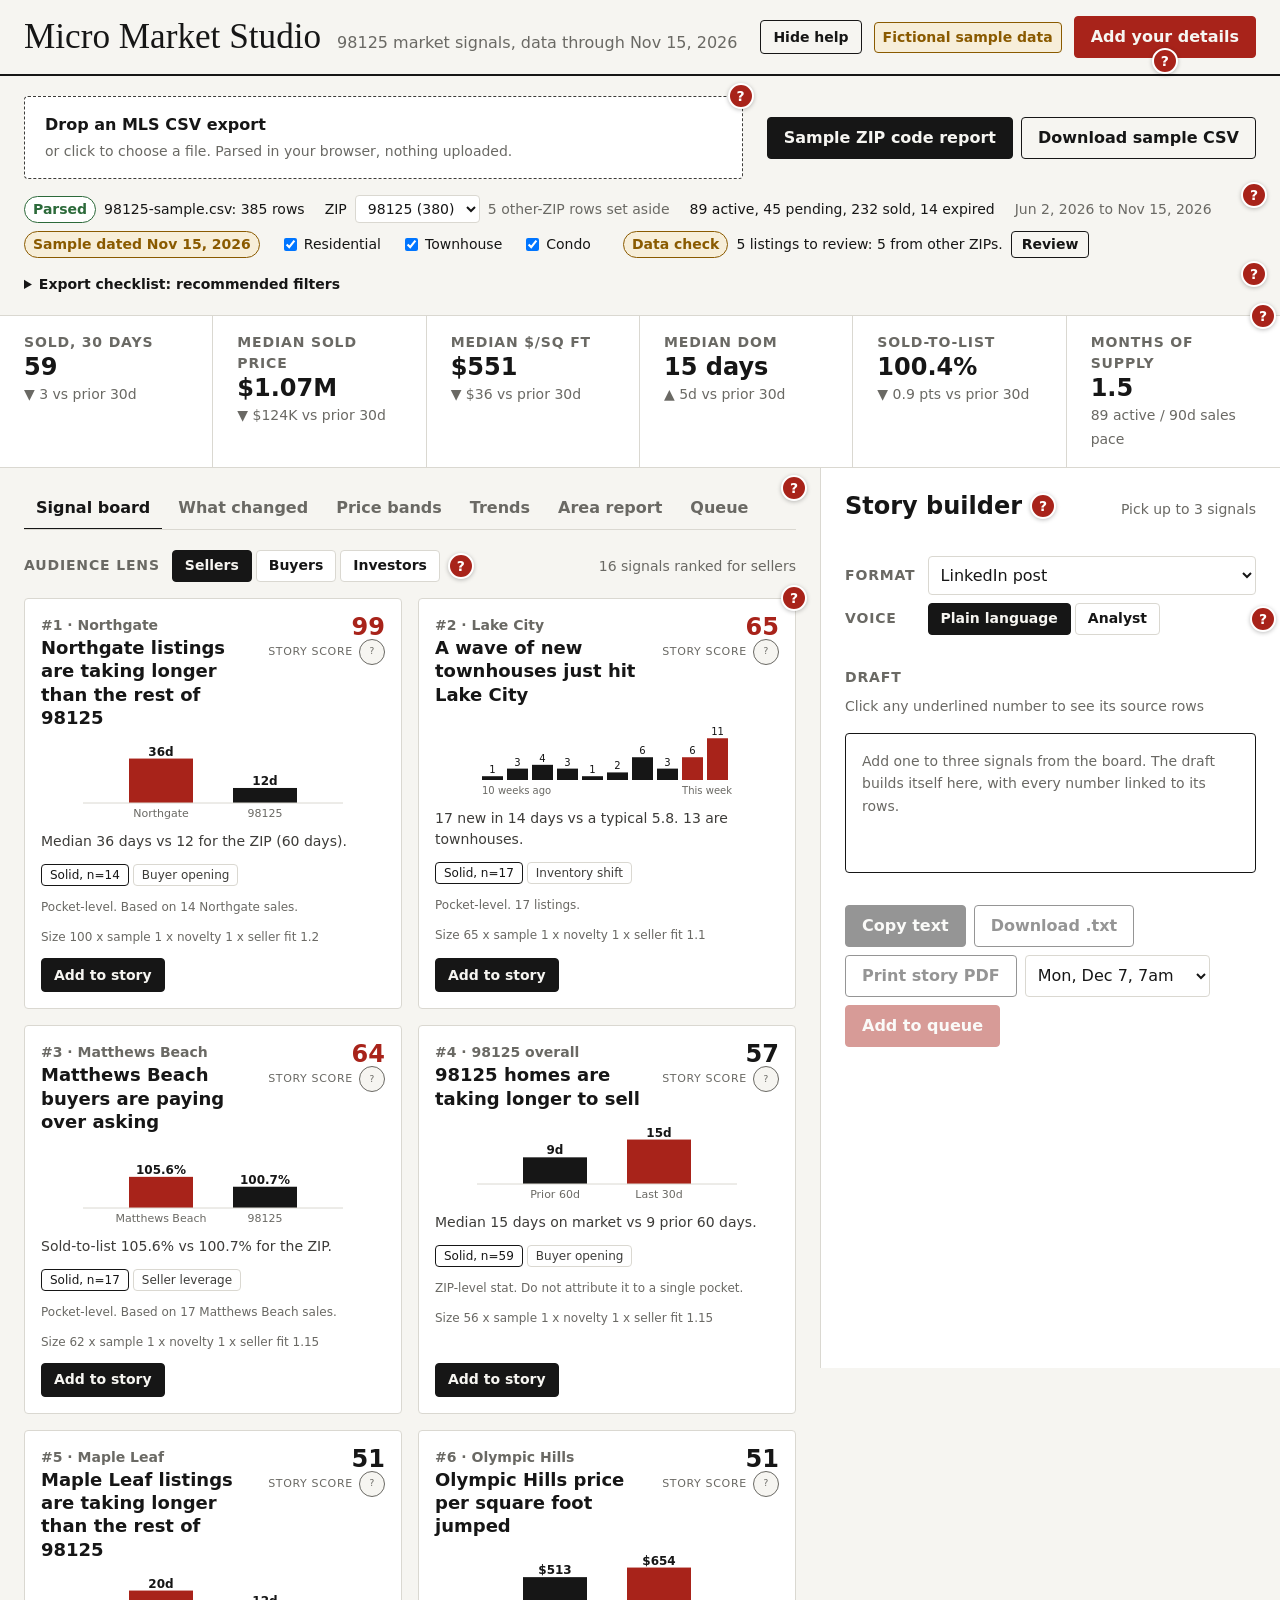
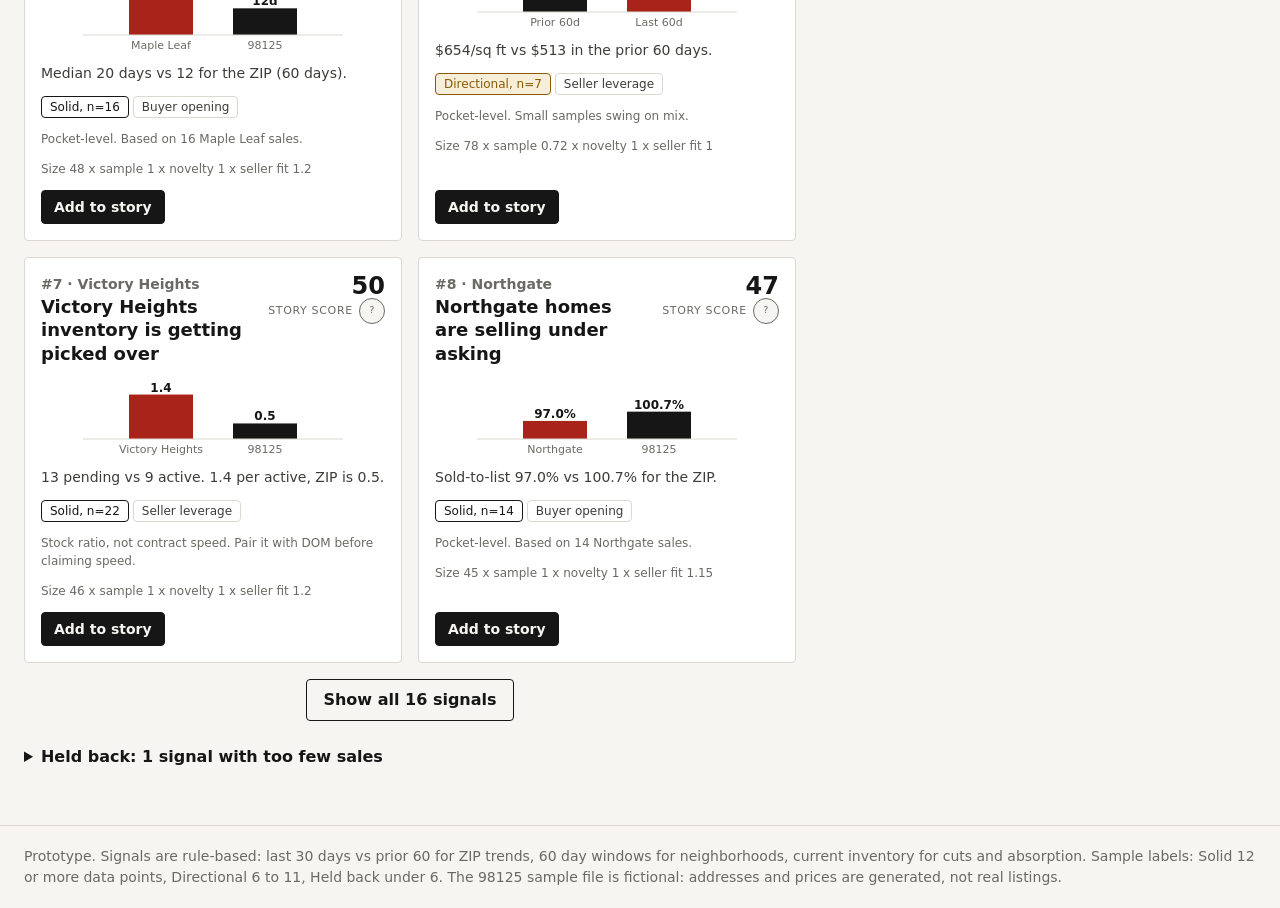
<file: index.html>
<!doctype html>
<html lang="en">
<head>
<meta charset="utf-8" />
<meta http-equiv="Content-Security-Policy" content="default-src 'self'; script-src 'self'; style-src 'self' 'unsafe-inline' https://fonts.googleapis.com https://api.fontshare.com; font-src https://fonts.gstatic.com https://cdn.fontshare.com; img-src 'self' data: blob:; connect-src 'self'; object-src 'none'; base-uri 'self'; form-action 'none'" />
<meta name="viewport" content="width=device-width, initial-scale=1" />
<title>Micro Market Studio | 98125 Content Signals Prototype</title>
<meta name="description" content="Upload an MLS CSV, see ranked market signals for one ZIP, and turn them into source-linked LinkedIn, Facebook, X, broadsheet and voiceover drafts." />
<meta property="og:title" content="Micro Market Studio" />
<meta property="og:description" content="Ranked hyperlocal market signals and source-linked content drafts from an MLS CSV." />
<link href="https://api.fontshare.com/v2/css?f[]=switzer@400,500,600,700&display=swap" rel="stylesheet" />
<link rel="preconnect" href="https://fonts.googleapis.com" />
<link rel="preconnect" href="https://fonts.gstatic.com" crossorigin />
<link href="https://fonts.googleapis.com/css2?family=Instrument+Serif&family=Playfair+Display:wght@700&family=Source+Serif+4:ital,wght@0,400;0,700;1,400&display=swap" rel="stylesheet" />
<link rel="icon" href="data:image/svg+xml,%3Csvg xmlns=%27http://www.w3.org/2000/svg%27 viewBox=%270 0 16 16%27%3E%3Crect width=%2716%27 height=%2716%27 fill=%27%23161616%27/%3E%3C/svg%3E" />
<link rel="stylesheet" href="styles.css" />
</head>
<body>
<header class="top">
  <div class="brand">
    <span class="wordmark">Micro Market Studio</span>
    <span class="brand-sub" id="brand-sub" data-testid="text-scope">Loading sample</span>
  </div>
  <div class="top-right">
    <span class="sample-flag" id="sample-flag" data-testid="status-sample">Fictional sample data</span>
    <button class="btn accent profile-chip" id="profile-chip" type="button" data-testid="button-profile">Add your details</button>
  </div>
</header>

<section class="upload" aria-label="Data upload">
  <label class="drop" id="drop" data-testid="input-dropzone">
    <input type="file" id="file" accept=".csv,text/csv" data-testid="input-file" />
    <span class="drop-title">Drop an MLS CSV export</span>
    <span class="drop-hint">or click to choose a file. Parsed in your browser, nothing uploaded.</span>
  </label>
  <div class="upload-actions">
    <button class="btn" id="load-sample" data-testid="button-load-sample">Sample ZIP code report</button>
    <a class="btn ghost" href="data/98125-sample.csv" download="98125-sample.csv" data-testid="link-download-sample">Download sample CSV</a>
  </div>
  <div class="validation" id="validation" data-testid="text-validation"></div>
  <details class="checklist" data-testid="details-export-checklist">
    <summary>Export checklist: recommended filters</summary>
    <div class="checklist-grid">
      <div><h4>Area</h4><p>One ZIP per export (example: 98125). Extra ZIPs are detected and filtered out.</p></div>
      <div><h4>Statuses</h4><p>Active, Pending, Pending Inspection or Contingent, Sold, Expired. Cancelled and withdrawn are ignored.</p></div>
      <div><h4>Date window</h4><p>Sold: selling date in the last 120 days. Expired: last 90 days. Active and pending: current.</p></div>
      <div><h4>Property types</h4><p>Residential, Townhouse, Condo. Leave out land, rentals, multifamily and manufactured.</p></div>
      <div><h4>Required columns</h4><p>Status, Community, List Price, Sold Price, Listing Date, Selling Date, DOM, Square Footage.</p></div>
      <div><h4>Recommended columns</h4><p>Original List Price (price cuts), Pending Date, Property Type, Zip Code, Address, Listing #, Beds, Baths, Year Built.</p></div>
    </div>
  </details>
</section>

<section class="kpis" id="kpis" aria-label="Key metrics" data-testid="section-kpis"></section>

<div class="layout">
  <main class="main">
    <nav class="tabs" role="tablist" aria-label="Views">
      <button role="tab" class="tab active" data-tab="signals" data-testid="tab-signals">Signal board</button>
      <button role="tab" class="tab" data-tab="diff" data-testid="tab-diff">What changed</button>
      <button role="tab" class="tab" data-tab="bands" data-testid="tab-bands">Price bands</button>
      <button role="tab" class="tab" data-tab="trends" data-testid="tab-trends">Trends</button>
      <button role="tab" class="tab" data-tab="area" data-testid="tab-area">Area report</button>
      <button role="tab" class="tab" data-tab="queue" data-testid="tab-queue">Queue <span id="queue-count" class="count"></span></button>
    </nav>

    <div class="panel" id="panel-signals" data-testid="panel-signals">
      <div class="panel-head">
        <div class="lens" role="group" aria-label="Audience lens">
          <span class="label">Audience lens</span>
          <button class="seg active" data-lens="seller" data-testid="button-lens-seller">Sellers</button>
          <button class="seg" data-lens="buyer" data-testid="button-lens-buyer">Buyers</button>
          <button class="seg" data-lens="investor" data-testid="button-lens-investor">Investors</button>
        </div>
        <div id="nb-filter"></div>
      </div>
      <div class="signal-grid" id="signal-grid"></div>
      <details class="held" id="held-wrap">
        <summary id="held-summary">Held back</summary>
        <p class="muted">Too few sales to publish as a finding. Shown so you can watch them.</p>
        <div class="signal-grid" id="held-grid"></div>
      </details>
    </div>

    <div class="panel" id="panel-diff" hidden data-testid="panel-diff">
      <p class="panel-note" id="diff-note"></p>
      <div class="table-wrap"><table class="data" id="diff-table"></table></div>
    </div>

    <div class="panel" id="panel-bands" hidden data-testid="panel-bands">
      <div class="band-control">
        <label for="band-slider" class="label">Budget</label>
        <input type="range" id="band-slider" min="400000" max="2000000" step="25000" value="900000" data-testid="input-band" />
        <output id="band-out" data-testid="text-band"></output>
      </div>
      <div class="band-stats" id="band-stats"></div>
      <div class="band-chart" id="band-chart"></div>
    </div>

    <div class="panel" id="panel-trends" hidden data-testid="panel-trends"></div>

    <div class="panel" id="panel-area" hidden data-testid="panel-area"></div>

    <div class="panel" id="panel-queue" hidden data-testid="panel-queue">
      <div class="session-bar"><button class="btn ghost" id="save-session" data-testid="button-save-session">Save session file</button><label class="btn ghost" data-testid="button-load-session">Load session file<input type="file" id="session-file" accept=".json,application/json" hidden data-testid="input-session-file"/></label><span class="muted">The queue, content memory and report settings reset on reload. Save a session file to keep them.</span></div>
      <details class="session-note" data-testid="details-session-share"><summary>Sharing work with someone else</summary>
        <p>Each person runs the studio in their own browser, so several people can use it at once without seeing each other's data or drafts. There is no shared workspace: edits by one person do not appear for another.</p>
        <p>To hand work off, click Save session file and send the file. The other person opens the studio, loads the same CSV export, then clicks Load session file. The session file holds the queue, content memory and report settings. It does not include the CSV, so send the export separately or have them pull the same one.</p>
      </details>
      <h3 class="h3">Publish queue</h3>
      <div id="queue-list"></div>
      <h3 class="h3">Content memory</h3>
      <p class="muted">Past posts lower a signal's novelty score and add a callback line to new drafts.</p>
      <div id="memory-list"></div>
    </div>
  </main>

  <aside class="builder" aria-label="Story builder" data-testid="panel-builder">
    <div class="builder-head">
      <h2 class="h2">Story builder</h2>
      <span class="muted" id="sel-count" data-testid="text-selected-count">Pick up to 3 signals</span>
    </div>
    <div id="selected-list"></div>
    <div class="controls">
      <label class="label" for="format">Format</label>
      <select id="format" data-testid="select-format">
        <option value="linkedin">LinkedIn post</option>
        <option value="facebook">Facebook post</option>
        <option value="x">X thread</option>
        <option value="broadsheet">Broadsheet story</option>
        <option value="voiceover">Voiceover script (draft)</option>
      </select>
      <span class="label">Voice</span>
      <div class="lens" role="group" aria-label="Voice">
        <button class="seg active" data-voice="plain" data-testid="button-voice-plain">Plain language</button>
        <button class="seg" data-voice="analyst" data-testid="button-voice-analyst">Analyst</button>
      </div>
    </div>
    <div id="questions"></div>
    <div class="draft-head">
      <span class="label">Draft</span>
      <span class="muted">Click any underlined number to see its source rows</span>
    </div>
    <div class="draft" id="draft" data-testid="text-draft"></div>
    <ul class="lint" id="lint" data-testid="list-lint"></ul>
    <div class="builder-actions">
      <button class="btn" id="copy" data-testid="button-copy">Copy text</button>
      <button class="btn ghost" id="download" data-testid="button-download">Download .txt</button>
      <button class="btn ghost" id="print-story" data-testid="button-print-story" hidden>Print story PDF</button>
      <select id="slot" aria-label="Publish slot" data-testid="select-slot"></select>
      <button class="btn accent" id="enqueue" data-testid="button-enqueue">Add to queue</button>
    </div>
    <p class="toast" id="toast" role="status" aria-live="polite"></p>
  </aside>
</div>

<footer class="foot" id="foot"></footer>
<section id="print-sheet" aria-hidden="true"></section>
<section id="print-carousel" aria-hidden="true"></section>

<dialog id="ev-dialog" data-testid="dialog-evidence">
  <div class="ev-head">
    <div>
      <div class="label" id="ev-label"></div>
      <div class="ev-value" id="ev-value"></div>
    </div>
    <button class="btn ghost" id="ev-close" data-testid="button-close-evidence">Close</button>
  </div>
  <p id="ev-calc"></p>
  <div class="table-wrap ev-table"><table class="data" id="ev-rows"></table></div>
</dialog>

<dialog class="profile-dlg fix-dlg" id="fix-dlg" aria-labelledby="fix-title" data-testid="dialog-typos">
  <h2 class="h2" id="fix-title">Typo and data check</h2>
  <p class="muted">A sold price under 75% or over 135% of its list price is almost always a typo. Fix it, leave it out, or keep it if the sale is real. Below the prices you will also see listings with no square footage, no neighborhood, a neighborhood that usually sits in another ZIP, or a different ZIP. Your choices are saved in the session file.</p>
  <div id="fix-body"></div>
  <p class="profile-err" id="fix-err" role="alert"></p>
  <div class="profile-actions">
    <button class="btn ghost" type="button" id="fix-cancel" data-testid="button-fix-cancel">Cancel</button>
    <button class="btn accent" type="button" id="fix-save" data-testid="button-fix-save">Save choices</button>
  </div>
</dialog>

<dialog class="profile-dlg" id="profile-dlg" aria-labelledby="profile-title" data-testid="dialog-profile">
  <form id="profile-form" novalidate>
    <h2 class="h2" id="profile-title">Your details for these reports</h2>
    <p class="muted">Your name and contact details go on the byline and contact block of every report you make: broadsheet, story PDF, carousel, cover and LinkedIn article. They stay in this browser tab and in your session file. Nothing is sent to a server.</p>
    <div class="profile-grid">
      <label class="ar-field"><span class="label">Full name *</span><input id="pf-name" autocomplete="name" required data-testid="input-profile-name"/></label>
      <label class="ar-field"><span class="label">Title</span><input id="pf-role" placeholder="Broker" autocomplete="organization-title" data-testid="input-profile-role"/></label>
      <label class="ar-field"><span class="label">Brokerage *</span><input id="pf-firm" autocomplete="organization" required data-testid="input-profile-firm"/></label>
      <label class="ar-field"><span class="label">Phone</span><input id="pf-phone" type="tel" autocomplete="tel" data-testid="input-profile-phone"/></label>
      <label class="ar-field"><span class="label">Email</span><input id="pf-email" type="email" autocomplete="email" data-testid="input-profile-email"/></label>
      <label class="ar-field"><span class="label">Website</span><input id="pf-web" placeholder="optional" autocomplete="url" data-testid="input-profile-web"/></label>
      <label class="ar-field profile-wide"><span class="label">License line</span><input id="pf-license" placeholder="optional, for example Licensed Broker (WA)" data-testid="input-profile-license"/></label>
    </div>
    <p class="muted">* Required. Add a phone number or an email, or both.</p>
    <p class="profile-match" id="profile-match" data-testid="text-profile-match"></p>
    <p class="profile-err" id="profile-err" role="alert" data-testid="text-profile-error"></p>
    <div class="profile-actions">
      <button class="btn ghost" type="button" id="profile-cancel" data-testid="button-profile-cancel">Not now</button>
      <button class="btn accent" type="submit" data-testid="button-profile-save">Save and continue</button>
    </div>
  </form>
</dialog>

<script src="data/rates.js"></script>
<script src="app.js"></script>
<script src="help.js"></script>
</body>
</html>
</file>
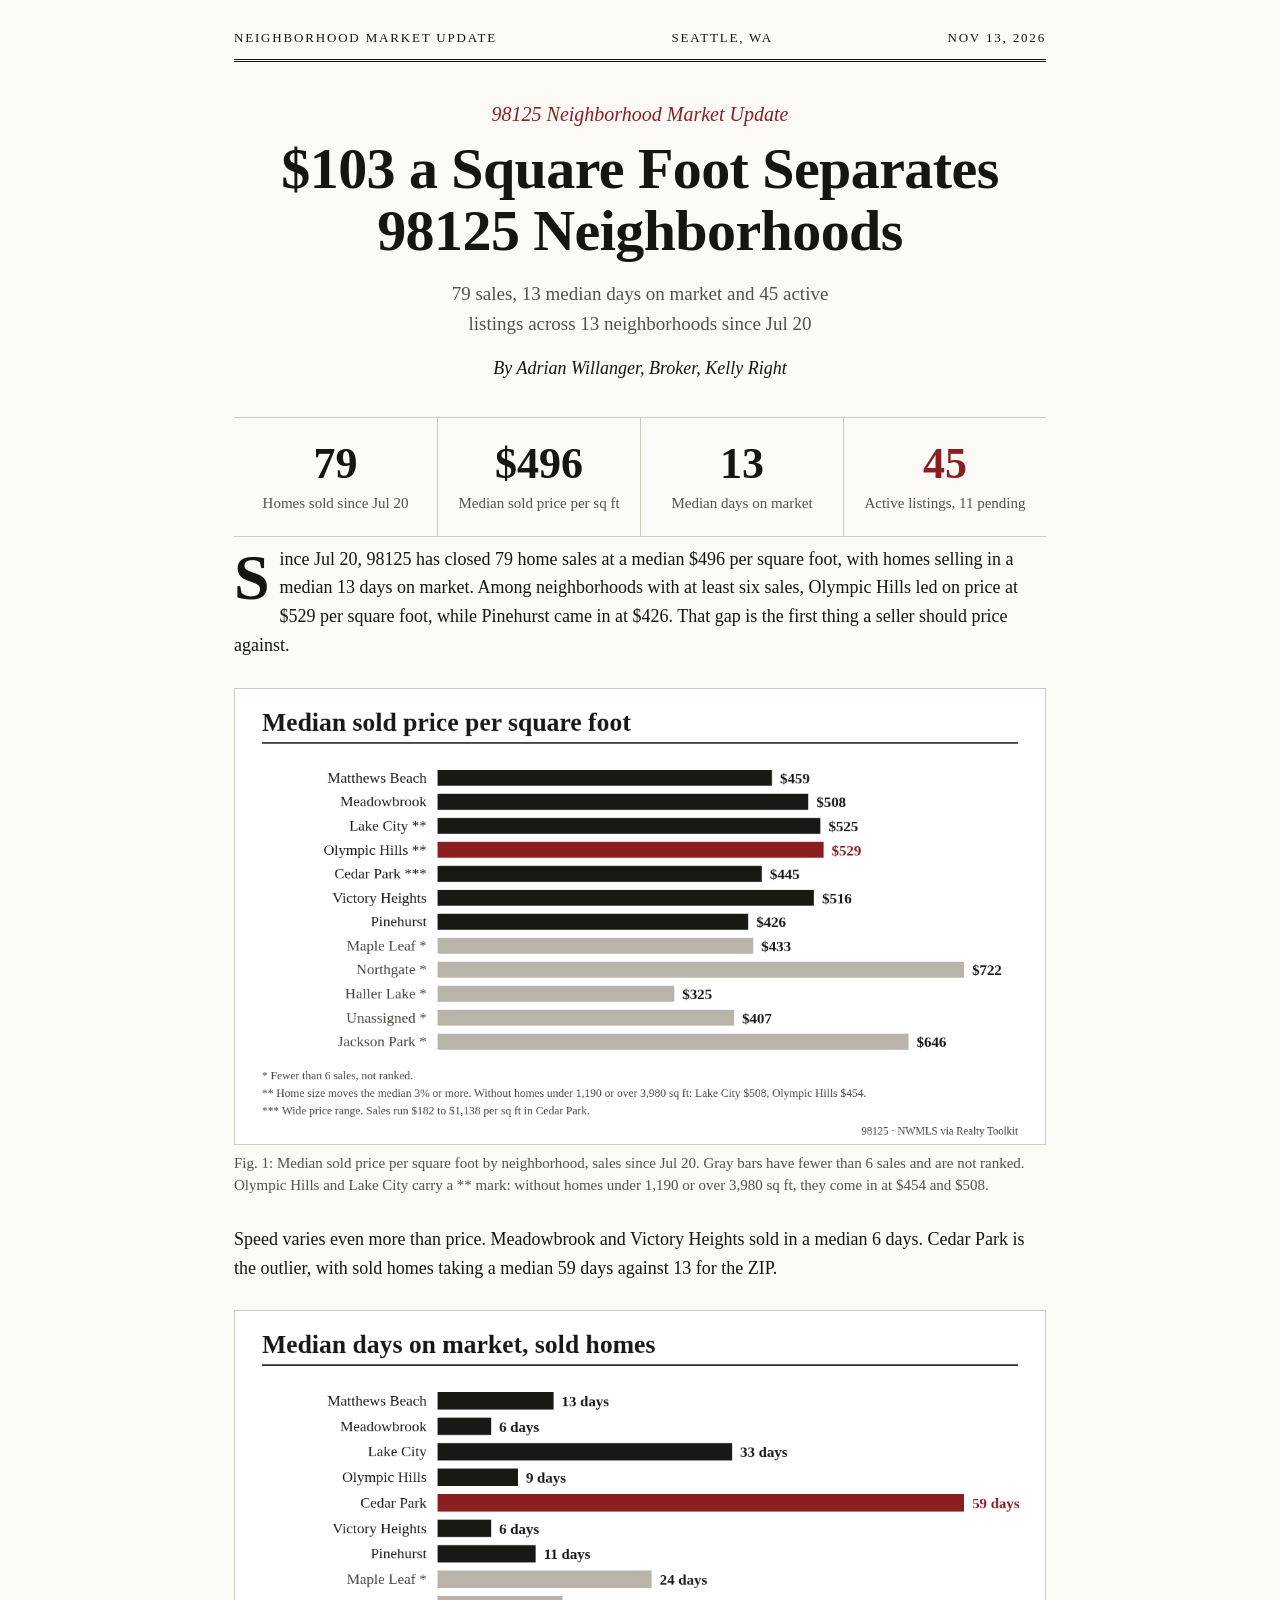
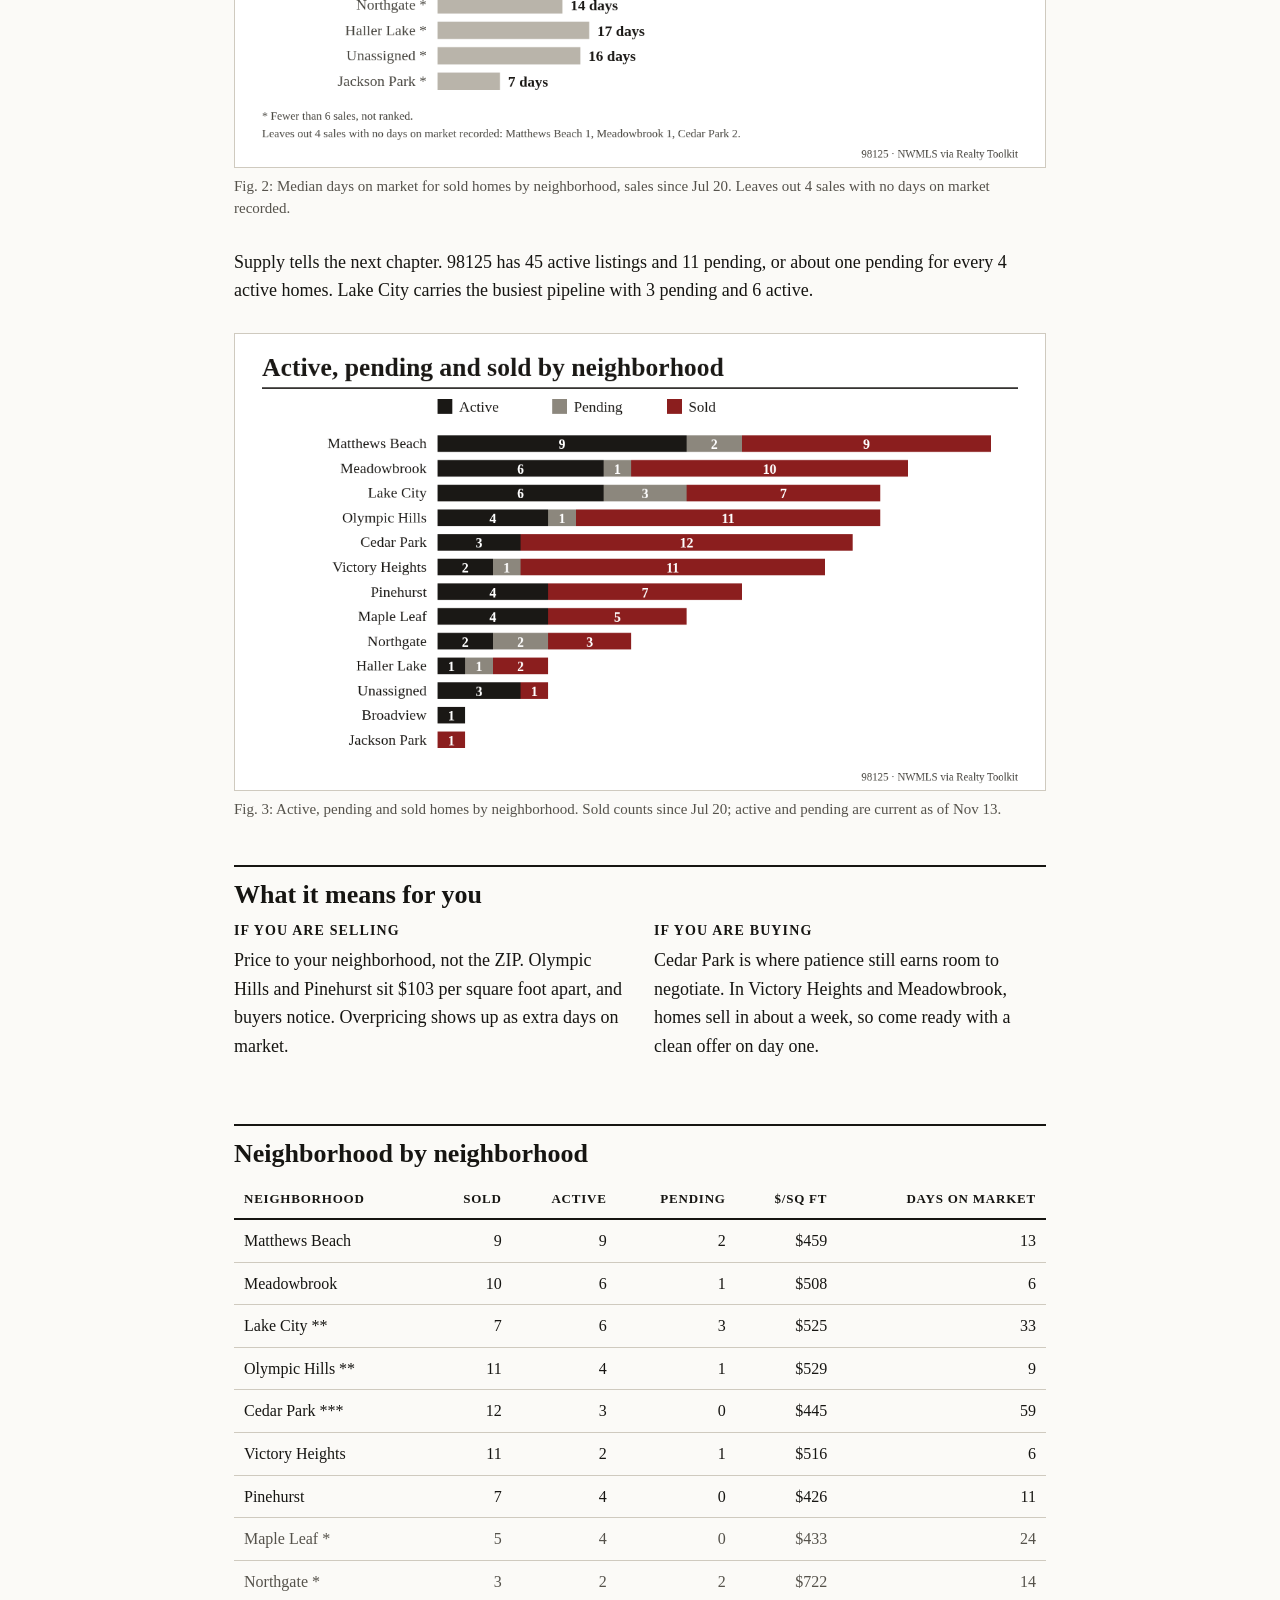
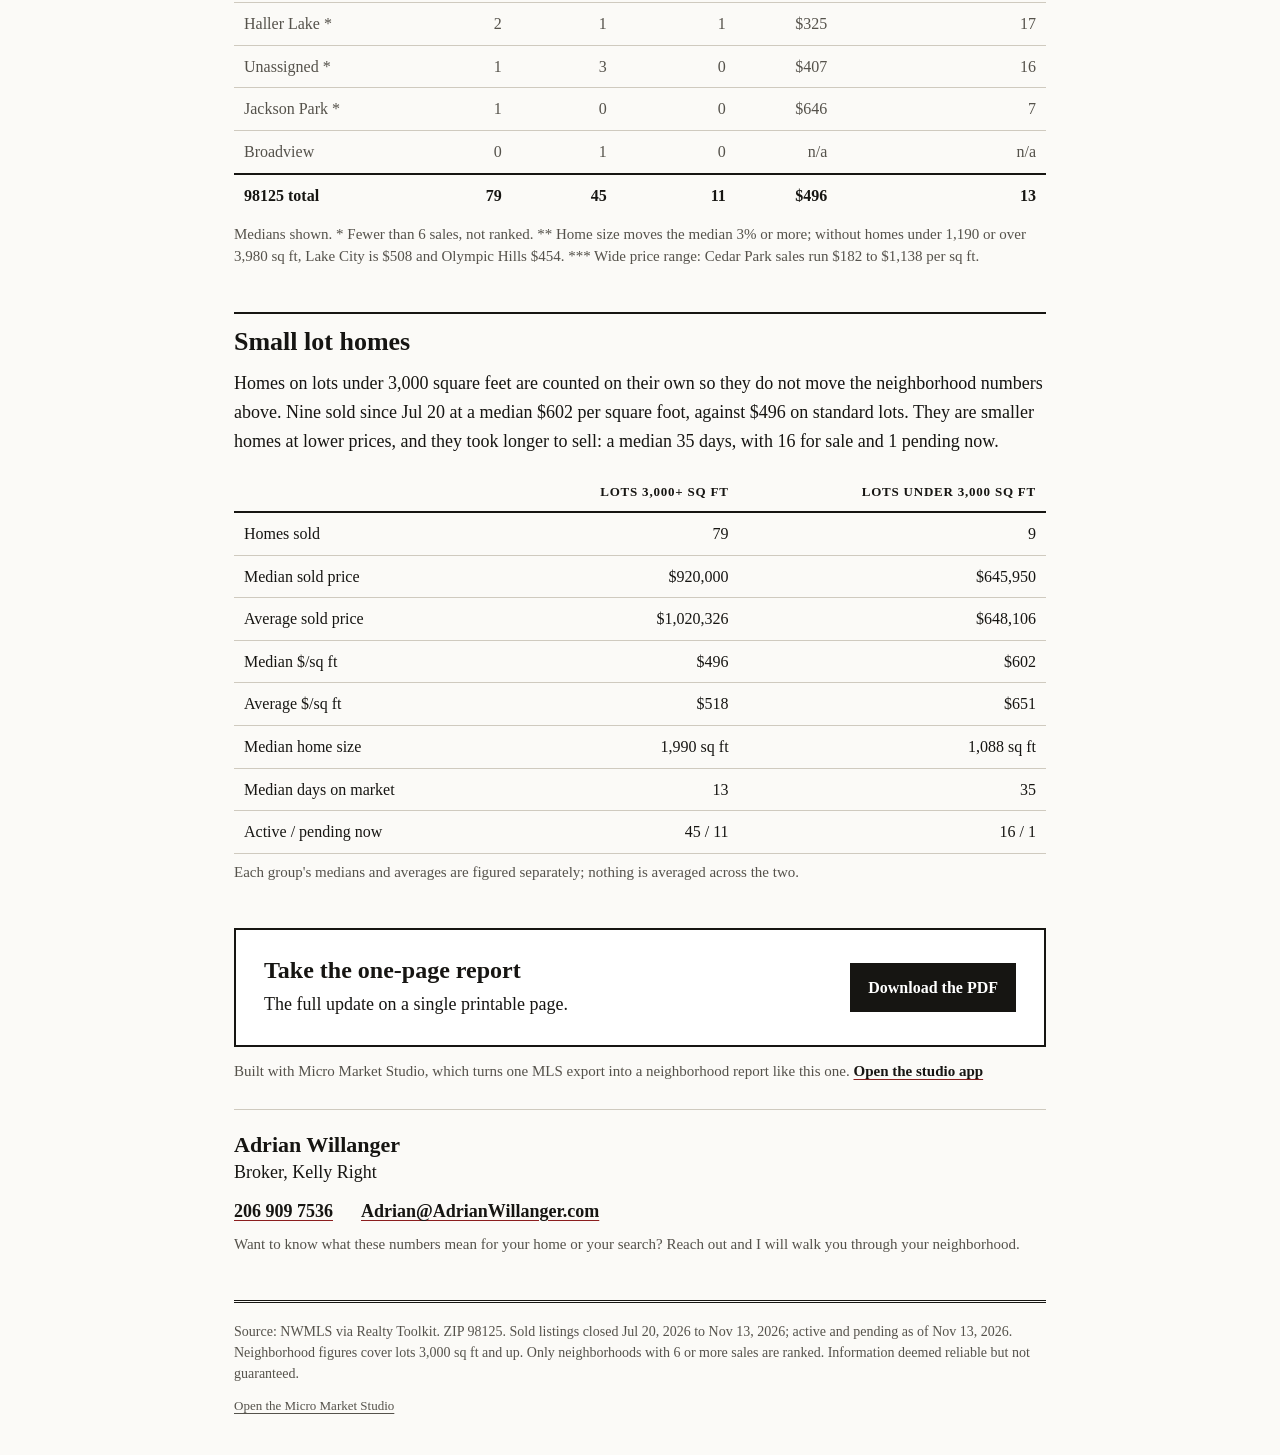
<file: 98125/index.html>
<!doctype html>
<html lang="en">
<head>
<meta charset="utf-8" />
<meta http-equiv="Content-Security-Policy" content="default-src 'self'; script-src 'none'; style-src 'self' 'unsafe-inline' https://fonts.googleapis.com; font-src https://fonts.gstatic.com; img-src 'self' data:; connect-src 'none'; object-src 'none'; base-uri 'self'; form-action 'none'" />
<meta name="viewport" content="width=device-width, initial-scale=1" />
<title>98125 Neighborhood Market Update, November 2026 | Adrian Willanger</title>
<meta name="description" content="Neighborhood by neighborhood: price per square foot, days on market and listings for Seattle's 98125, from 79 home sales closed Jul 20 to Nov 13, 2026." />
<meta property="og:type" content="article" />
<meta property="og:title" content="98125 Neighborhood Market Update: November 2026" />
<meta property="og:description" content="$103 a square foot separates 98125 neighborhoods. Price per square foot, days on market and listings, neighborhood by neighborhood." />
<meta property="og:url" content="https://micromarketstudio.com/98125/" />
<meta property="og:image" content="https://micromarketstudio.com/reports/98125-2026-11/share.png" />
<meta property="og:image:width" content="1200" />
<meta property="og:image:height" content="630" />
<meta name="twitter:card" content="summary_large_image" />
<link rel="preconnect" href="https://fonts.googleapis.com" />
<link rel="preconnect" href="https://fonts.gstatic.com" crossorigin />
<link href="https://fonts.googleapis.com/css2?family=Playfair+Display:wght@700&family=Source+Serif+4:ital,opsz,wght@0,8..60,400;0,8..60,600;0,8..60,700;1,8..60,400&display=swap" rel="stylesheet" />
<link rel="icon" href="data:image/svg+xml,%3Csvg xmlns=%27http://www.w3.org/2000/svg%27 viewBox=%270 0 16 16%27%3E%3Crect width=%2716%27 height=%2716%27 fill=%27%23161616%27/%3E%3C/svg%3E" />
<style>
:root { --ink:#161512; --muted:#55524b; --rule:#cfcabf; --paper:#fbfaf7; --red:#8b1e1e; --wash:#f2efe8; }
* { box-sizing:border-box; }
html { -webkit-text-size-adjust:100%; }
body { margin:0; font-variant-numeric:lining-nums; background:var(--paper); color:var(--ink); font:400 18px/1.6 "Source Serif 4", Georgia, serif; }
.wrap { max-width:860px; margin:0 auto; padding:0 24px; }
a { color:var(--ink); text-underline-offset:3px; }
.dateline { display:flex; justify-content:space-between; gap:12px; padding:28px 0 10px; border-bottom:3px double var(--ink); font-size:13px; letter-spacing:.14em; text-transform:uppercase; }
.kicker { margin:36px 0 8px; text-align:center; color:var(--red); font-style:italic; font-size:20px; }
h1 { margin:0 auto; max-width:760px; text-align:center; font:700 clamp(34px,6vw,58px)/1.08 "Playfair Display", Georgia, serif; letter-spacing:-.01em; text-wrap:balance; }
.dek { margin:16px auto 0; max-width:640px; text-align:center; color:var(--muted); font-size:19px; text-wrap:balance; }
.byline { margin:14px 0 0; text-align:center; font-style:italic; }
.figs { display:grid; grid-template-columns:repeat(4,1fr); margin:34px 0 8px; border-top:1px solid var(--rule); border-bottom:1px solid var(--rule); }
.fig { padding:22px 10px; text-align:center; }
.fig + .fig { border-left:1px solid var(--rule); }
.fig b { display:block; font:700 clamp(30px,4.6vw,44px)/1.1 "Playfair Display", Georgia, serif; font-variant-numeric:lining-nums tabular-nums; }
.fig span { display:block; margin-top:6px; color:var(--muted); font-size:15px; line-height:1.3; }
.fig.red b { color:var(--red); }
article p { margin:0 0 1.05em; }
.lead::first-letter { float:left; font:700 64px/0.85 "Playfair Display", Georgia, serif; padding:6px 10px 0 0; }
h2 { margin:44px 0 12px; padding-top:12px; border-top:2px solid var(--ink); font:700 26px/1.2 "Playfair Display", Georgia, serif; }
figure { margin:28px 0; }
figure img { display:block; width:100%; height:auto; border:1px solid var(--rule); background:#fff; }
figcaption { margin-top:8px; color:var(--muted); font-size:15px; line-height:1.45; }
.tablewrap { overflow-x:auto; margin:12px 0 8px; -webkit-overflow-scrolling:touch; }
table { width:100%; border-collapse:collapse; font-size:16px; font-variant-numeric:lining-nums tabular-nums; }
th, td { padding:8px 10px; border-bottom:1px solid var(--rule); text-align:right; white-space:nowrap; }
th:first-child, td:first-child { text-align:left; }
thead th { border-bottom:2px solid var(--ink); font-weight:600; font-size:13px; letter-spacing:.06em; text-transform:uppercase; }
tr.dim td { color:var(--muted); }
tr.total td { border-top:2px solid var(--ink); border-bottom:none; font-weight:700; }
.note { color:var(--muted); font-size:15px; line-height:1.45; }
.split { display:grid; grid-template-columns:1fr 1fr; gap:28px; margin-top:8px; }
.split h3 { margin:0 0 6px; font:700 19px/1.3 "Source Serif 4", Georgia, serif; text-transform:uppercase; letter-spacing:.08em; font-size:14px; }
.box { margin:44px 0 0; padding:26px 28px; border:2px solid var(--ink); background:#fff; display:flex; gap:24px; align-items:center; justify-content:space-between; flex-wrap:wrap; }
.box h2 { margin:0 0 6px; padding:0; border:0; font-size:24px; }
.box p { margin:0; }
.btn { display:inline-block; padding:12px 18px; background:var(--ink); color:#fff; text-decoration:none; font-weight:600; font-size:16px; }
.btn:hover, .btn:focus-visible { background:var(--red); }
.contact { margin:26px 0 0; padding:22px 0 0; border-top:1px solid var(--rule); }
.contact .name { font:700 22px/1.2 "Playfair Display", Georgia, serif; }
.reach { display:flex; flex-wrap:wrap; gap:6px 28px; margin-top:10px; font-weight:600; }
.reach a { text-decoration:underline; text-decoration-color:var(--red); }
.reach a:hover, .reach a:focus-visible { color:var(--red); }
.made-with { margin:14px 0 0; color:var(--muted); font-size:15px; line-height:1.45; }
.made-with a { color:var(--ink); font-weight:600; text-decoration:underline; text-decoration-color:var(--red); text-underline-offset:3px; white-space:nowrap; }
.made-with a:hover, .made-with a:focus-visible { color:var(--red); }
footer .studio-link { margin:12px 0 0; font-size:13px; }
footer .studio-link a { color:var(--muted); }
footer { margin:44px 0 0; padding:18px 0 40px; border-top:3px double var(--ink); color:var(--muted); font-size:14px; line-height:1.5; }
@media (max-width:640px) {
  body { font-size:17px; }
  .wrap { padding:0 18px; }
  .dateline span:first-child { display:none; }
  .figs { grid-template-columns:1fr 1fr; }
  .fig:nth-child(3) { border-left:none; }
  .fig:nth-child(n+3) { border-top:1px solid var(--rule); }
  .split { grid-template-columns:1fr; gap:16px; }
  th, td { padding:7px 8px; font-size:15px; }
  .box { padding:20px; }
}
</style>
</head>
<body>
<div class="wrap">
  <div class="dateline"><span>Neighborhood Market Update</span><span>Seattle, WA</span><span>Nov 13, 2026</span></div>

  <header>
    <p class="kicker">98125 Neighborhood Market Update</p>
    <h1>$103 a Square Foot Separates 98125 Neighborhoods</h1>
    <p class="dek">79 sales, 13 median days on market and 45 active listings across 13 neighborhoods since Jul 20</p>
    <p class="byline">By Adrian Willanger, Broker, Kelly Right</p>
  </header>

  <section class="figs" aria-label="Key figures">
    <div class="fig"><b>79</b><span>Homes sold since Jul 20</span></div>
    <div class="fig"><b>$496</b><span>Median sold price per sq ft</span></div>
    <div class="fig"><b>13</b><span>Median days on market</span></div>
    <div class="fig red"><b>45</b><span>Active listings, 11 pending</span></div>
  </section>

  <article>
    <p class="lead">Since Jul 20, 98125 has closed 79 home sales at a median $496 per square foot, with homes selling in a median 13 days on market. Among neighborhoods with at least six sales, Olympic Hills led on price at $529 per square foot, while Pinehurst came in at $426. That gap is the first thing a seller should price against.</p>

    <figure>
      <img src="../reports/98125-2026-11/chart-1.png" width="1200" height="675" alt="Bar chart of median sold price per square foot by 98125 neighborhood. Olympic Hills $529, Lake City $525, Victory Heights $516, Meadowbrook $508, Matthews Beach $459, Cedar Park $445, Pinehurst $426." />
      <figcaption>Fig. 1: Median sold price per square foot by neighborhood, sales since Jul 20. Gray bars have fewer than 6 sales and are not ranked. Olympic Hills and Lake City carry a ** mark: without homes under 1,190 or over 3,980 sq ft, they come in at $454 and $508.</figcaption>
    </figure>

    <p>Speed varies even more than price. Meadowbrook and Victory Heights sold in a median 6 days. Cedar Park is the outlier, with sold homes taking a median 59 days against 13 for the ZIP.</p>

    <figure>
      <img src="../reports/98125-2026-11/chart-2.png" width="1200" height="675" alt="Bar chart of median days on market for sold homes by 98125 neighborhood. Cedar Park is slowest at 59 days; Meadowbrook and Victory Heights are fastest at 6 days." />
      <figcaption>Fig. 2: Median days on market for sold homes by neighborhood, sales since Jul 20. Leaves out 4 sales with no days on market recorded.</figcaption>
    </figure>

    <p>Supply tells the next chapter. 98125 has 45 active listings and 11 pending, or about one pending for every 4 active homes. Lake City carries the busiest pipeline with 3 pending and 6 active.</p>

    <figure>
      <img src="../reports/98125-2026-11/chart-3.png" width="1200" height="675" alt="Chart of active, pending and sold homes by 98125 neighborhood." />
      <figcaption>Fig. 3: Active, pending and sold homes by neighborhood. Sold counts since Jul 20; active and pending are current as of Nov 13.</figcaption>
    </figure>

    <h2>What it means for you</h2>
    <div class="split">
      <div>
        <h3>If you are selling</h3>
        <p>Price to your neighborhood, not the ZIP. Olympic Hills and Pinehurst sit $103 per square foot apart, and buyers notice. Overpricing shows up as extra days on market.</p>
      </div>
      <div>
        <h3>If you are buying</h3>
        <p>Cedar Park is where patience still earns room to negotiate. In Victory Heights and Meadowbrook, homes sell in about a week, so come ready with a clean offer on day one.</p>
      </div>
    </div>

    <h2>Neighborhood by neighborhood</h2>
    <div class="tablewrap">
      <table>
        <thead><tr><th>Neighborhood</th><th>Sold</th><th>Active</th><th>Pending</th><th>$/sq ft</th><th>Days on market</th></tr></thead>
        <tbody>
          <tr><td>Matthews Beach</td><td>9</td><td>9</td><td>2</td><td>$459</td><td>13</td></tr>
          <tr><td>Meadowbrook</td><td>10</td><td>6</td><td>1</td><td>$508</td><td>6</td></tr>
          <tr><td>Lake City **</td><td>7</td><td>6</td><td>3</td><td>$525</td><td>33</td></tr>
          <tr><td>Olympic Hills **</td><td>11</td><td>4</td><td>1</td><td>$529</td><td>9</td></tr>
          <tr><td>Cedar Park ***</td><td>12</td><td>3</td><td>0</td><td>$445</td><td>59</td></tr>
          <tr><td>Victory Heights</td><td>11</td><td>2</td><td>1</td><td>$516</td><td>6</td></tr>
          <tr><td>Pinehurst</td><td>7</td><td>4</td><td>0</td><td>$426</td><td>11</td></tr>
          <tr class="dim"><td>Maple Leaf *</td><td>5</td><td>4</td><td>0</td><td>$433</td><td>24</td></tr>
          <tr class="dim"><td>Northgate *</td><td>3</td><td>2</td><td>2</td><td>$722</td><td>14</td></tr>
          <tr class="dim"><td>Haller Lake *</td><td>2</td><td>1</td><td>1</td><td>$325</td><td>17</td></tr>
          <tr class="dim"><td>Unassigned *</td><td>1</td><td>3</td><td>0</td><td>$407</td><td>16</td></tr>
          <tr class="dim"><td>Jackson Park *</td><td>1</td><td>0</td><td>0</td><td>$646</td><td>7</td></tr>
          <tr class="dim"><td>Broadview</td><td>0</td><td>1</td><td>0</td><td>n/a</td><td>n/a</td></tr>
          <tr class="total"><td>98125 total</td><td>79</td><td>45</td><td>11</td><td>$496</td><td>13</td></tr>
        </tbody>
      </table>
    </div>
    <p class="note">Medians shown. * Fewer than 6 sales, not ranked. ** Home size moves the median 3% or more; without homes under 1,190 or over 3,980 sq ft, Lake City is $508 and Olympic Hills $454. *** Wide price range: Cedar Park sales run $182 to $1,138 per sq ft.</p>

    <h2>Small lot homes</h2>
    <p>Homes on lots under 3,000 square feet are counted on their own so they do not move the neighborhood numbers above. Nine sold since Jul 20 at a median $602 per square foot, against $496 on standard lots. They are smaller homes at lower prices, and they took longer to sell: a median 35 days, with 16 for sale and 1 pending now.</p>
    <div class="tablewrap">
      <table>
        <thead><tr><th></th><th>Lots 3,000+ sq ft</th><th>Lots under 3,000 sq ft</th></tr></thead>
        <tbody>
          <tr><td>Homes sold</td><td>79</td><td>9</td></tr>
          <tr><td>Median sold price</td><td>$920,000</td><td>$645,950</td></tr>
          <tr><td>Average sold price</td><td>$1,020,326</td><td>$648,106</td></tr>
          <tr><td>Median $/sq ft</td><td>$496</td><td>$602</td></tr>
          <tr><td>Average $/sq ft</td><td>$518</td><td>$651</td></tr>
          <tr><td>Median home size</td><td>1,990 sq ft</td><td>1,088 sq ft</td></tr>
          <tr><td>Median days on market</td><td>13</td><td>35</td></tr>
          <tr><td>Active / pending now</td><td>45 / 11</td><td>16 / 1</td></tr>
        </tbody>
      </table>
    </div>
    <p class="note">Each group's medians and averages are figured separately; nothing is averaged across the two.</p>

    <div class="box">
      <div>
        <h2>Take the one-page report</h2>
        <p>The full update on a single printable page.</p>
      </div>
      <a class="btn" href="../reports/98125-2026-11/98125-Neighborhood-Market-Update-Nov-2026.pdf" download>Download the PDF</a>
    </div>
    <p class="made-with">Built with Micro Market Studio, which turns one MLS export into a neighborhood report like this one. <a href="../">Open the studio app</a></p>

    <div class="contact">
      <div class="name">Adrian Willanger</div>
      <div>Broker, Kelly Right</div>
      <div class="reach"><a href="tel:+12069097536">206 909 7536</a><a href="mailto:adrian@adrianwillanger.com">Adrian@AdrianWillanger.com</a></div>
      <p class="note" style="margin-top:8px">Want to know what these numbers mean for your home or your search? Reach out and I will walk you through your neighborhood.</p>
    </div>
  </article>

  <footer>
    Source: NWMLS via Realty Toolkit. ZIP 98125. Sold listings closed Jul 20, 2026 to Nov 13, 2026; active and pending as of Nov 13, 2026. Neighborhood figures cover lots 3,000 sq ft and up. Only neighborhoods with 6 or more sales are ranked. Information deemed reliable but not guaranteed.
    <p class="studio-link"><a href="../">Open the Micro Market Studio</a></p>
  </footer>
</div>
</body>
</html>
</file>
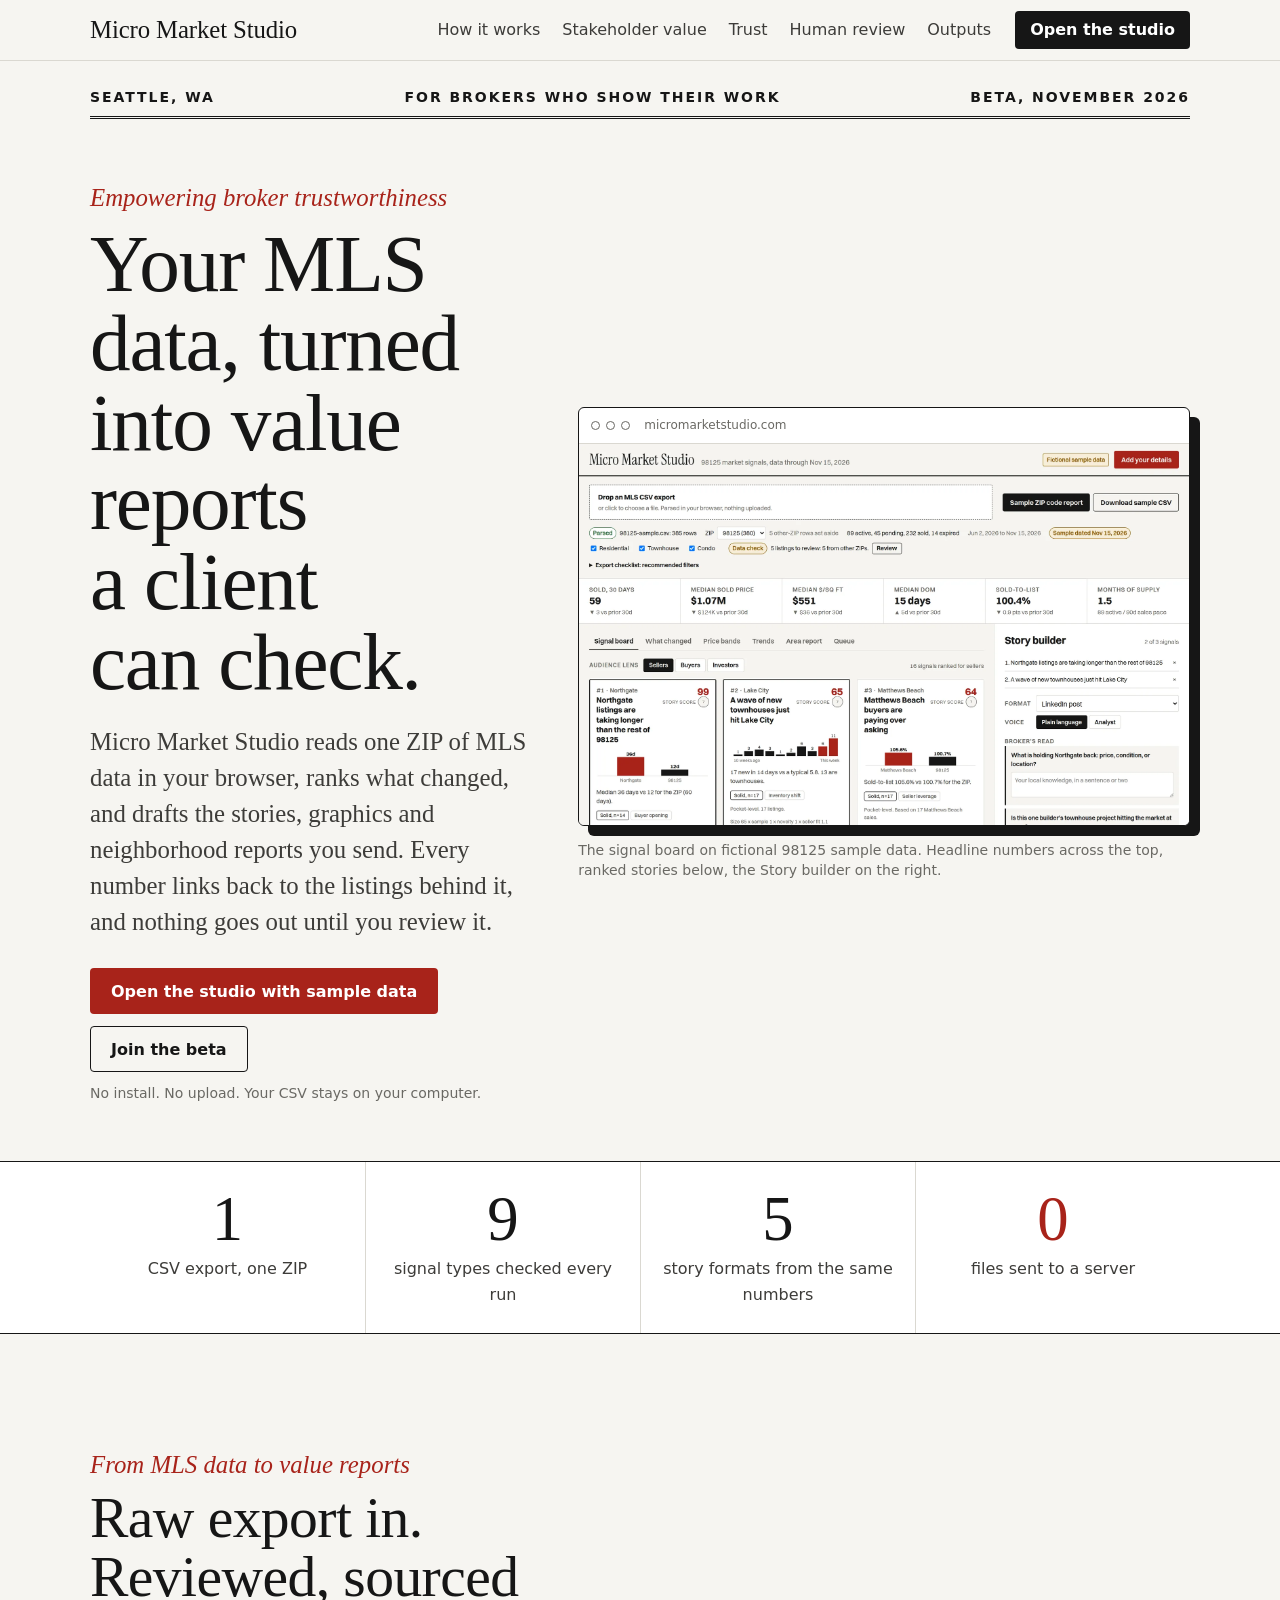
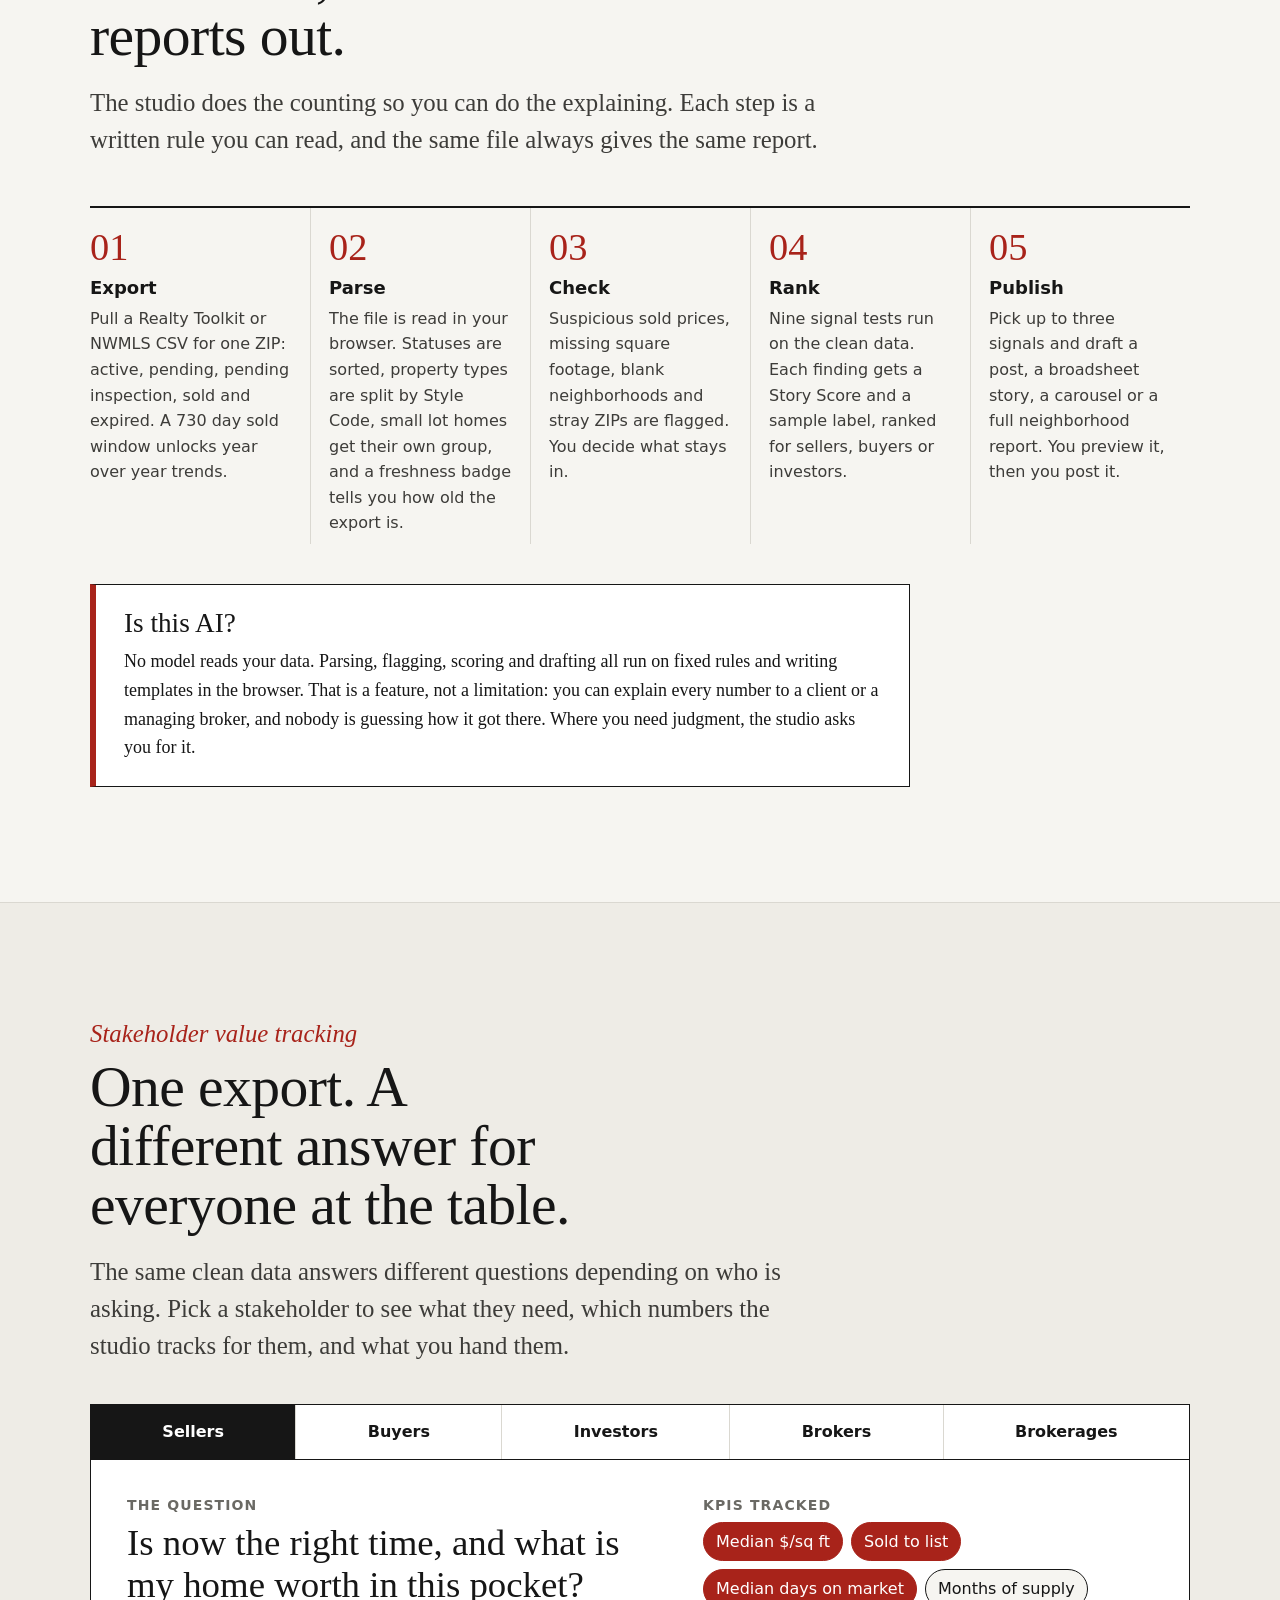
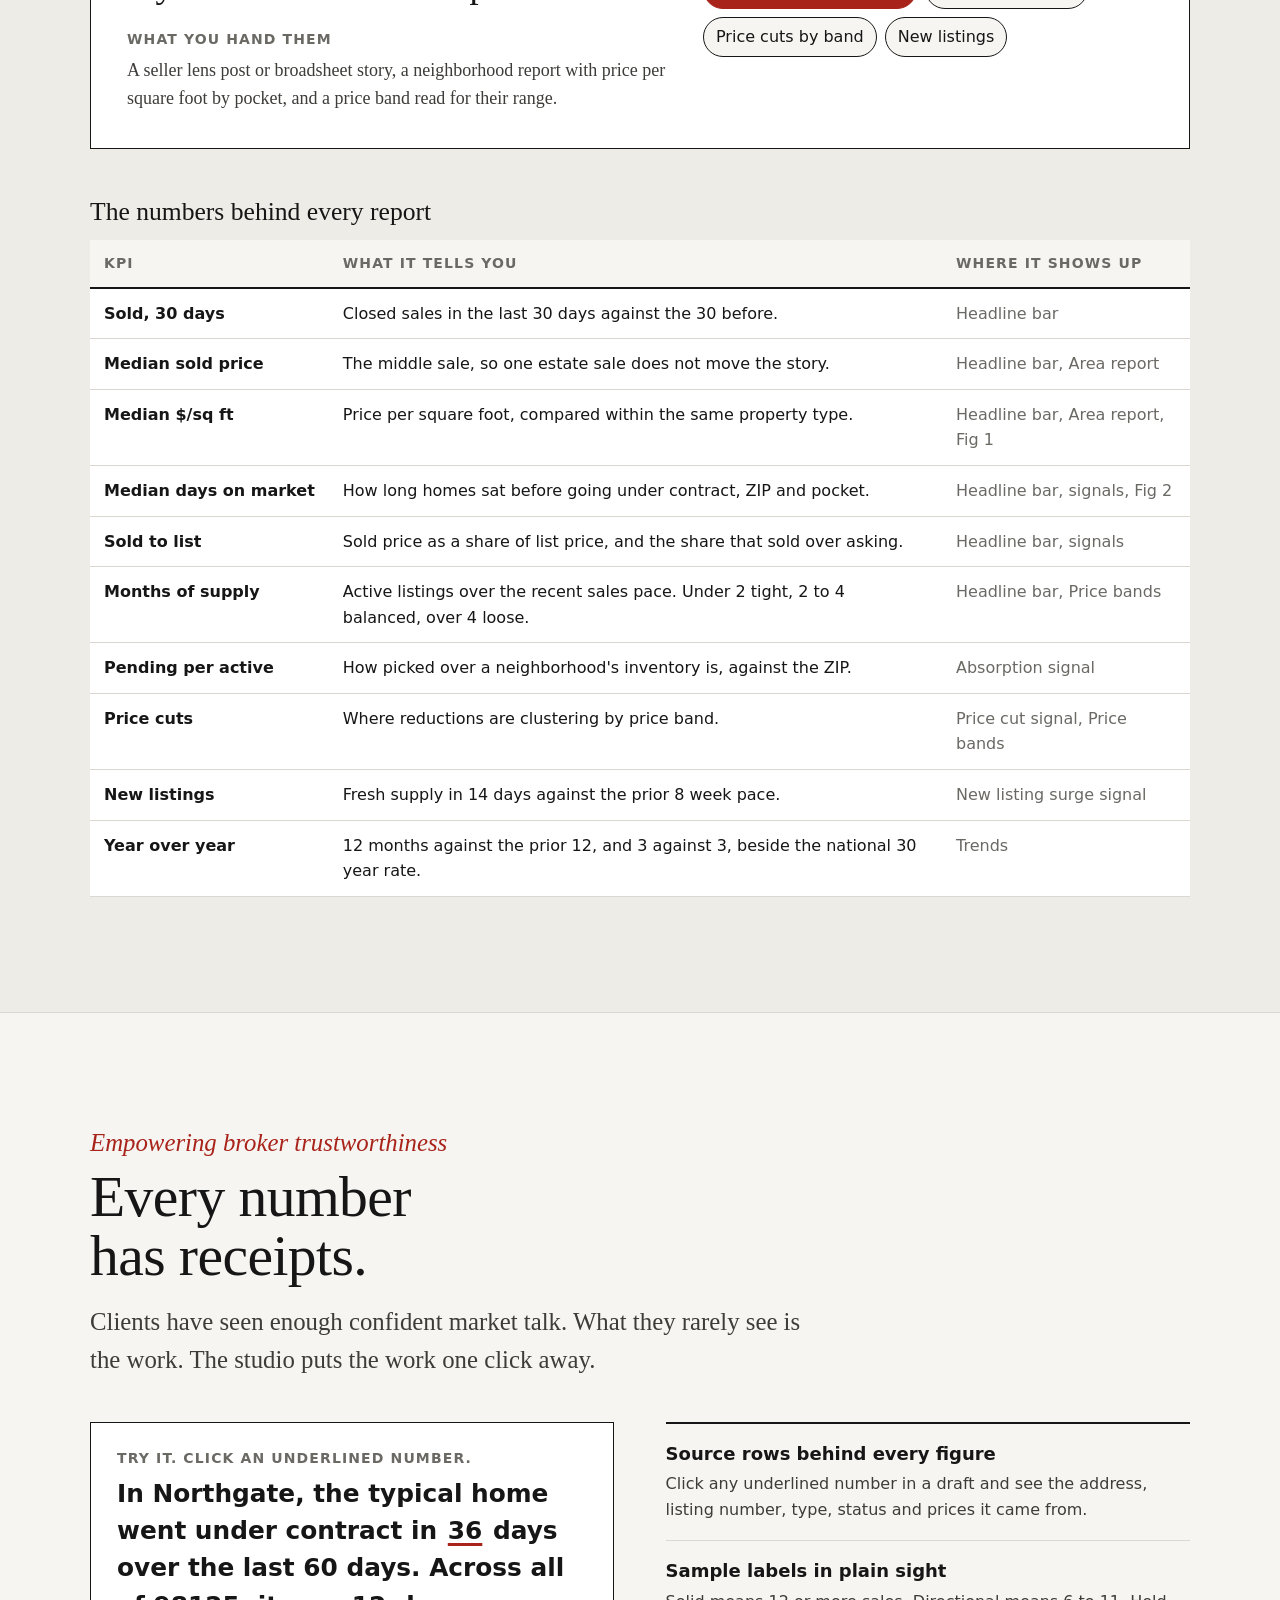
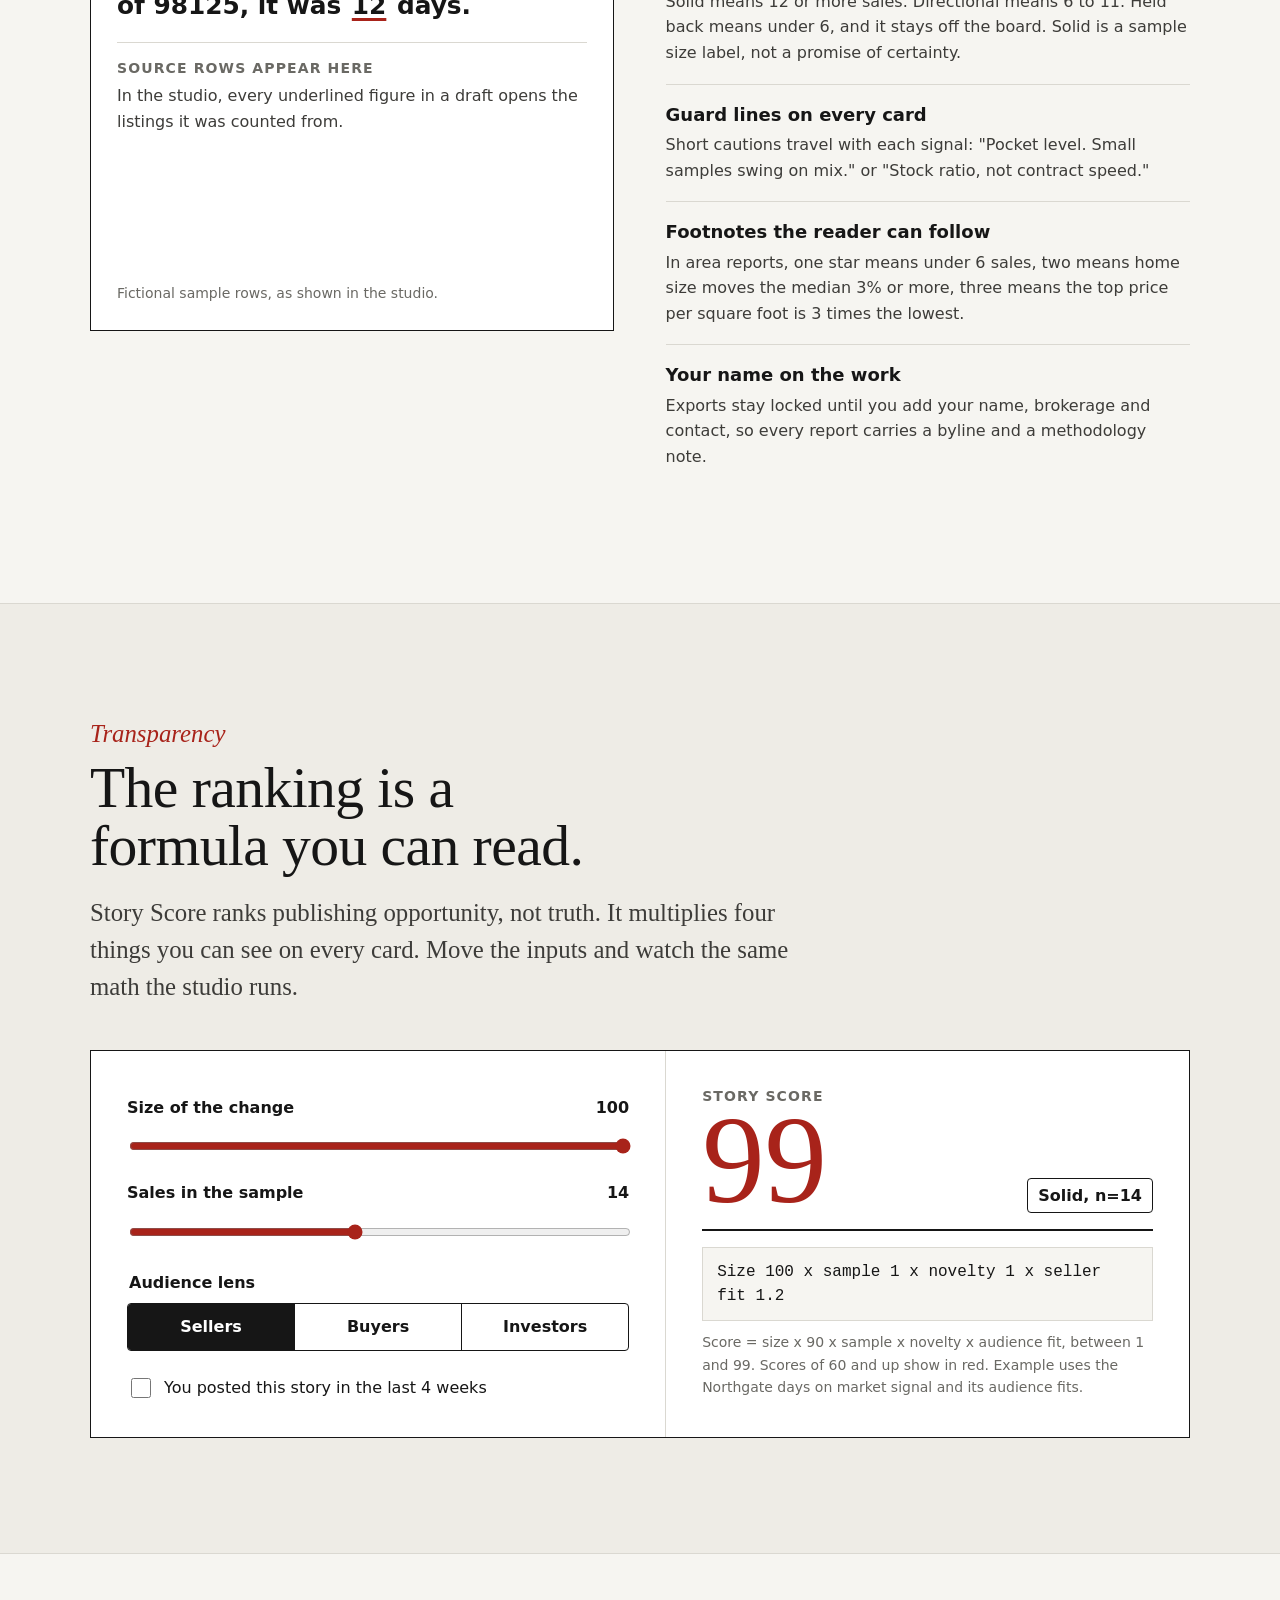
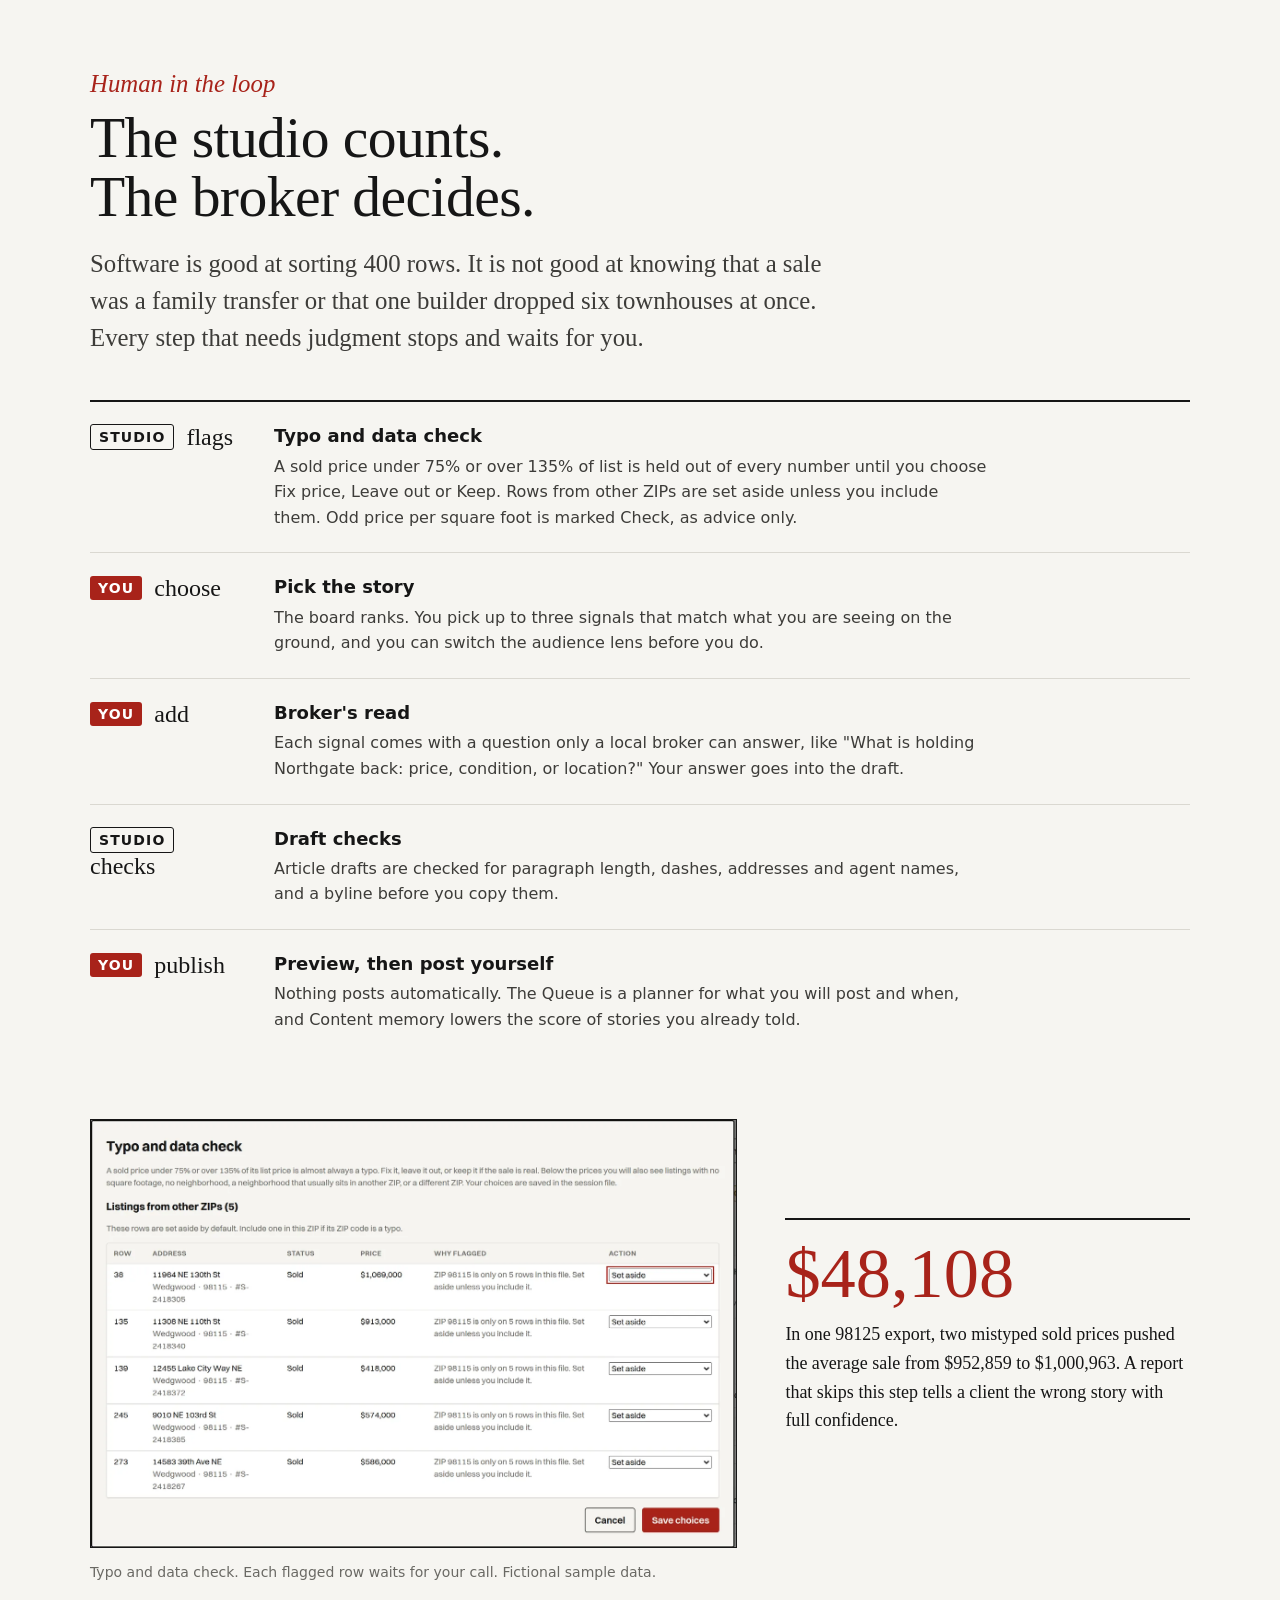
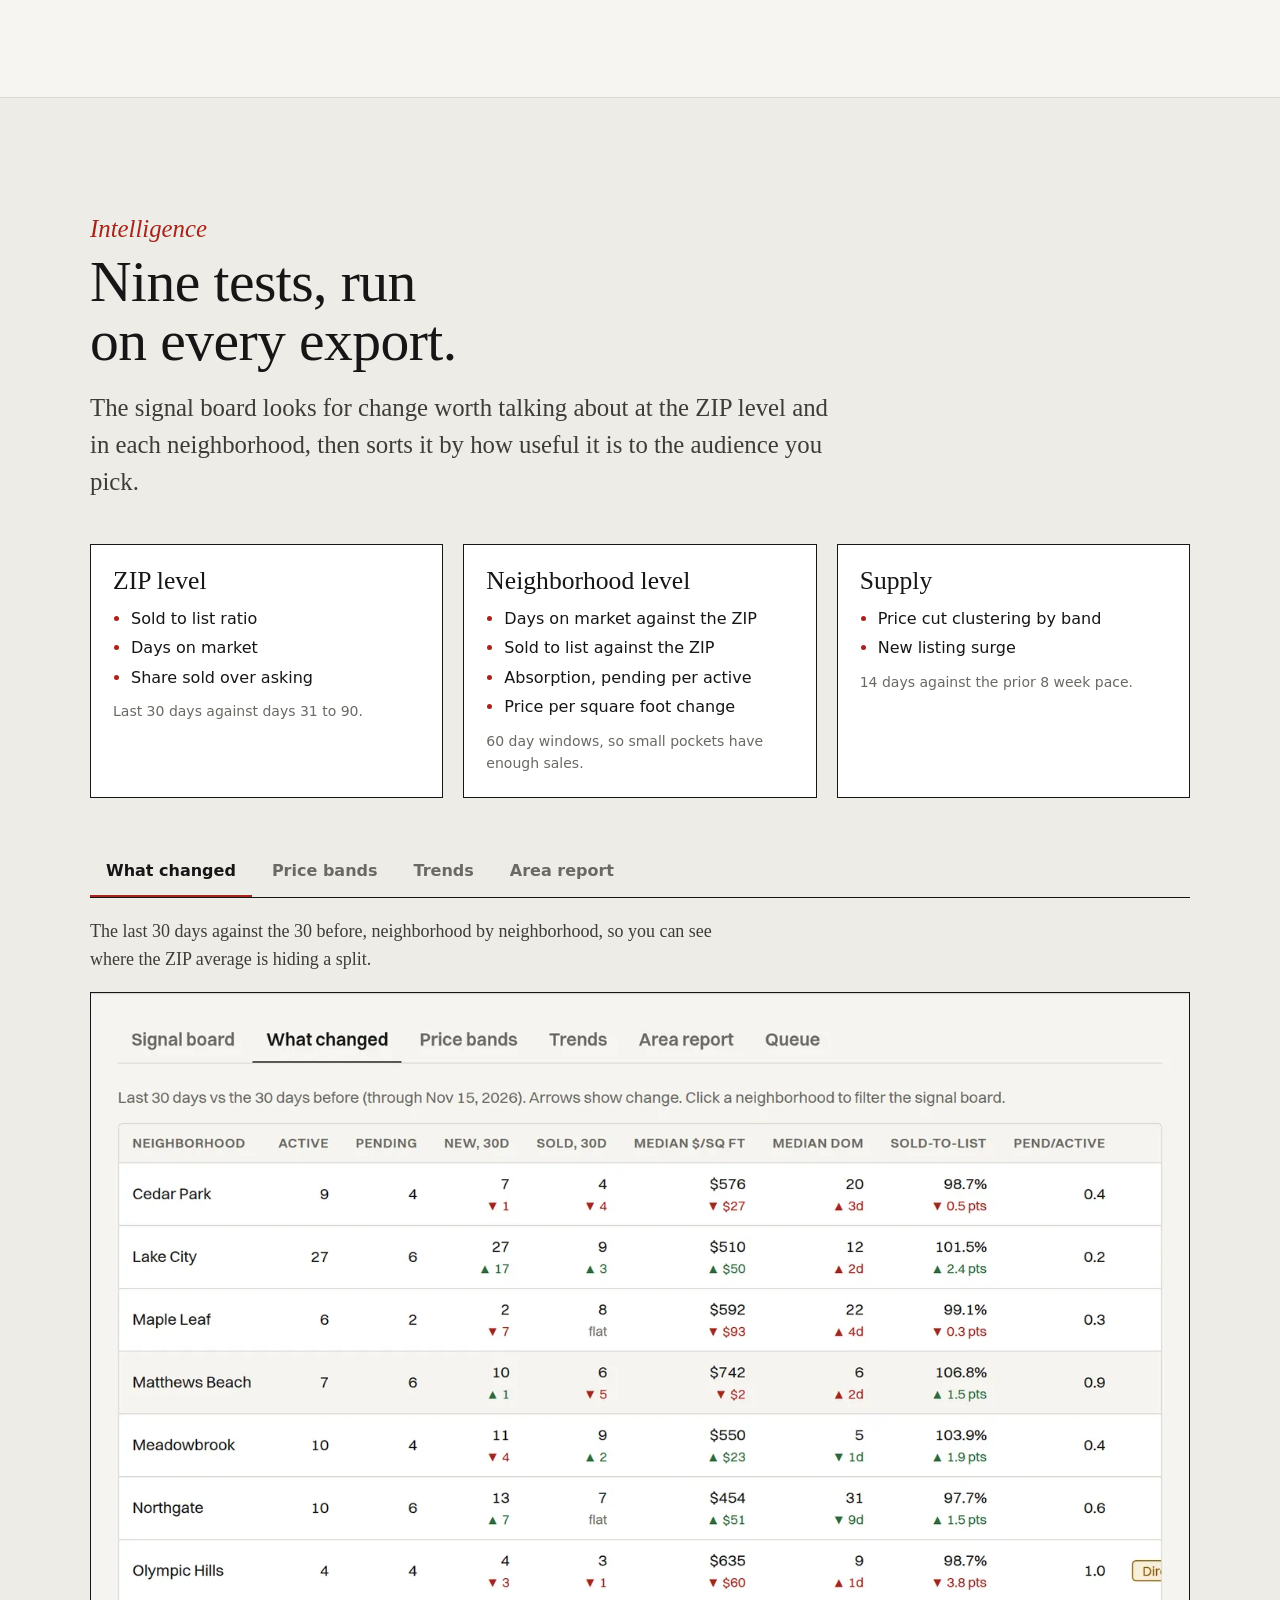
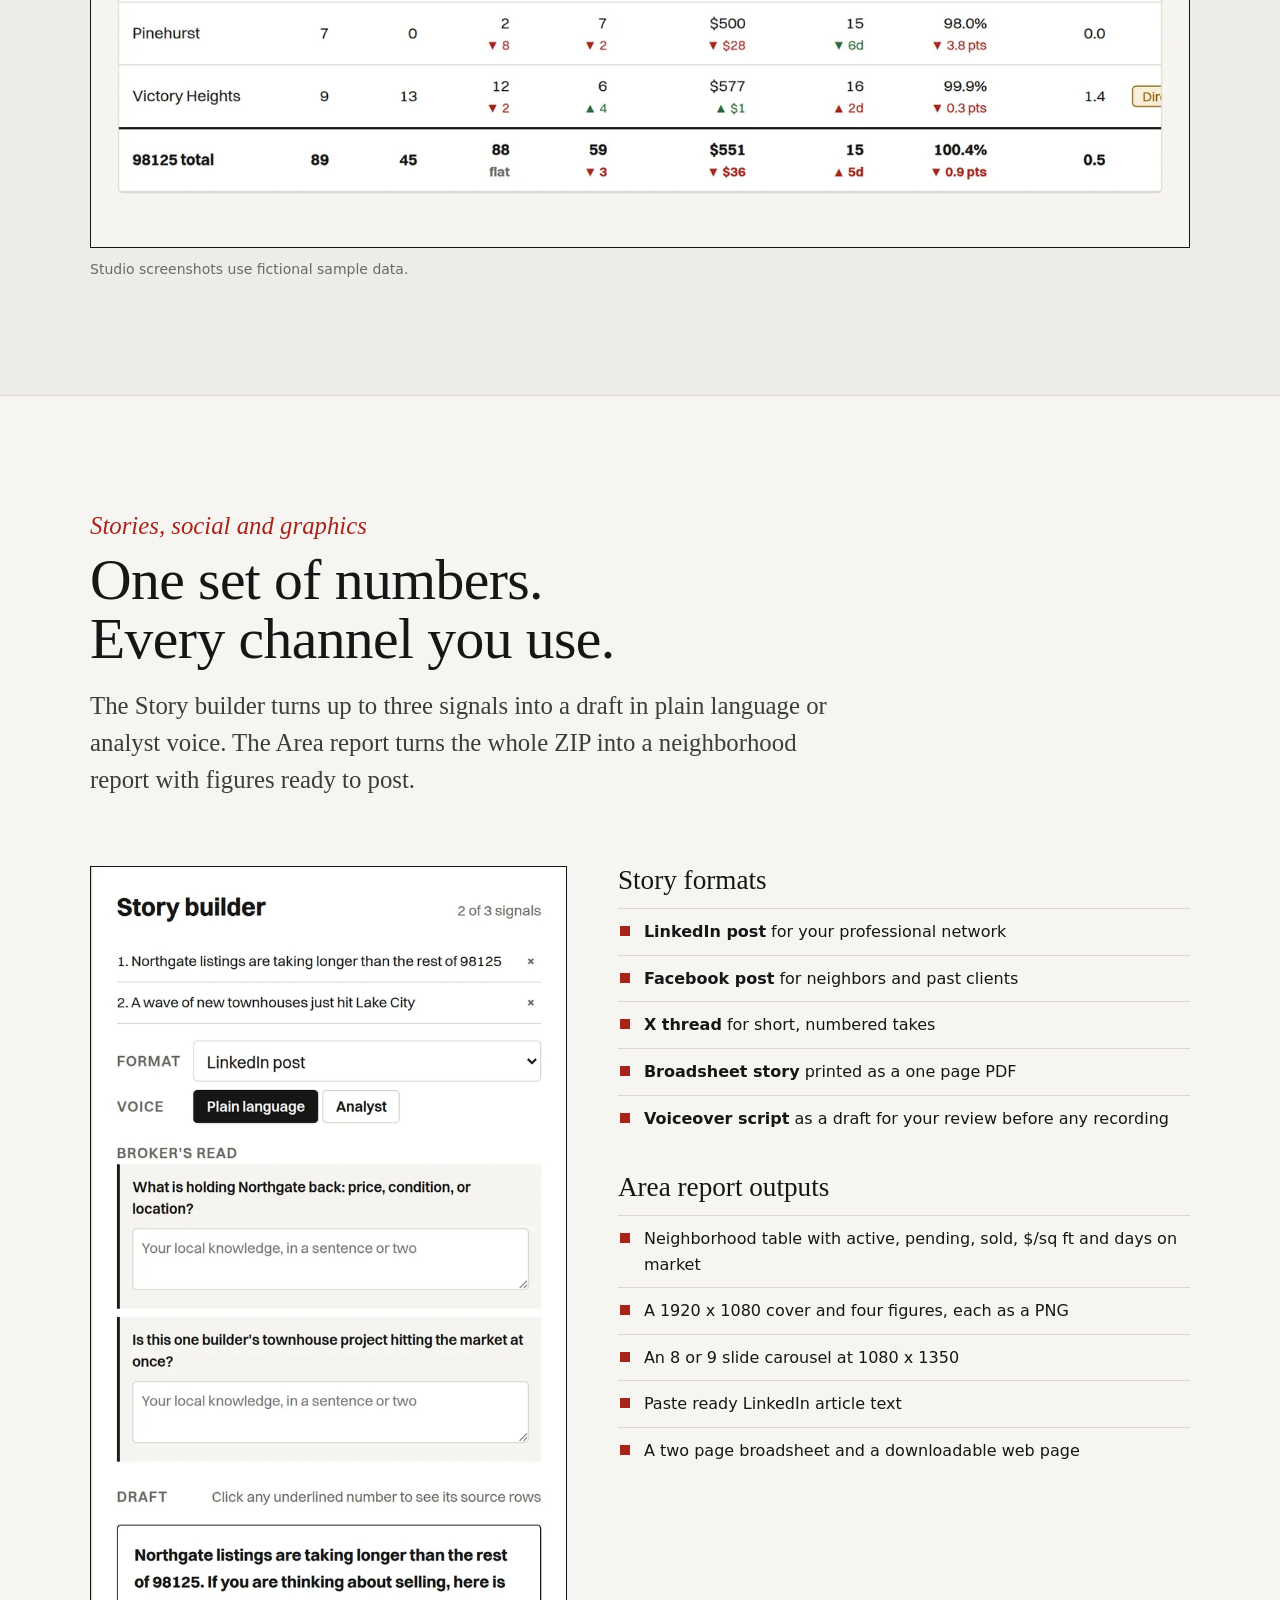
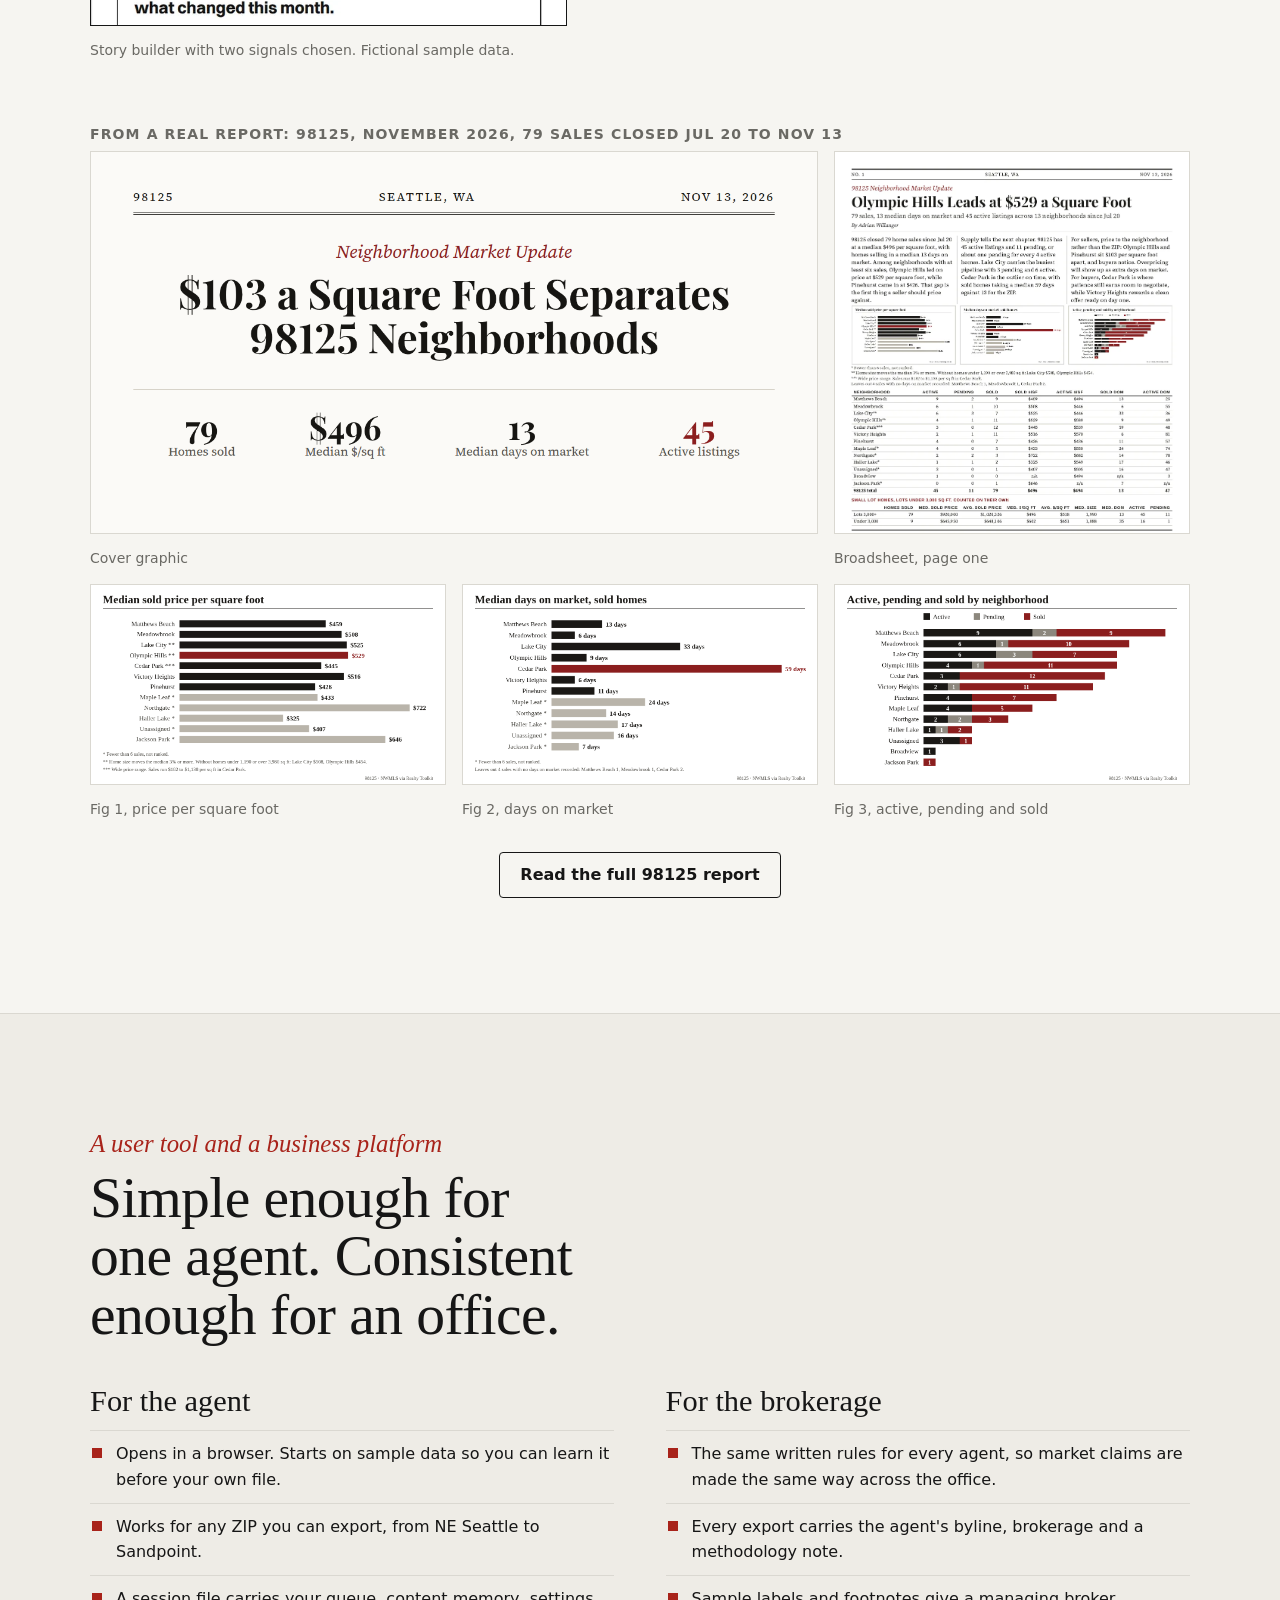
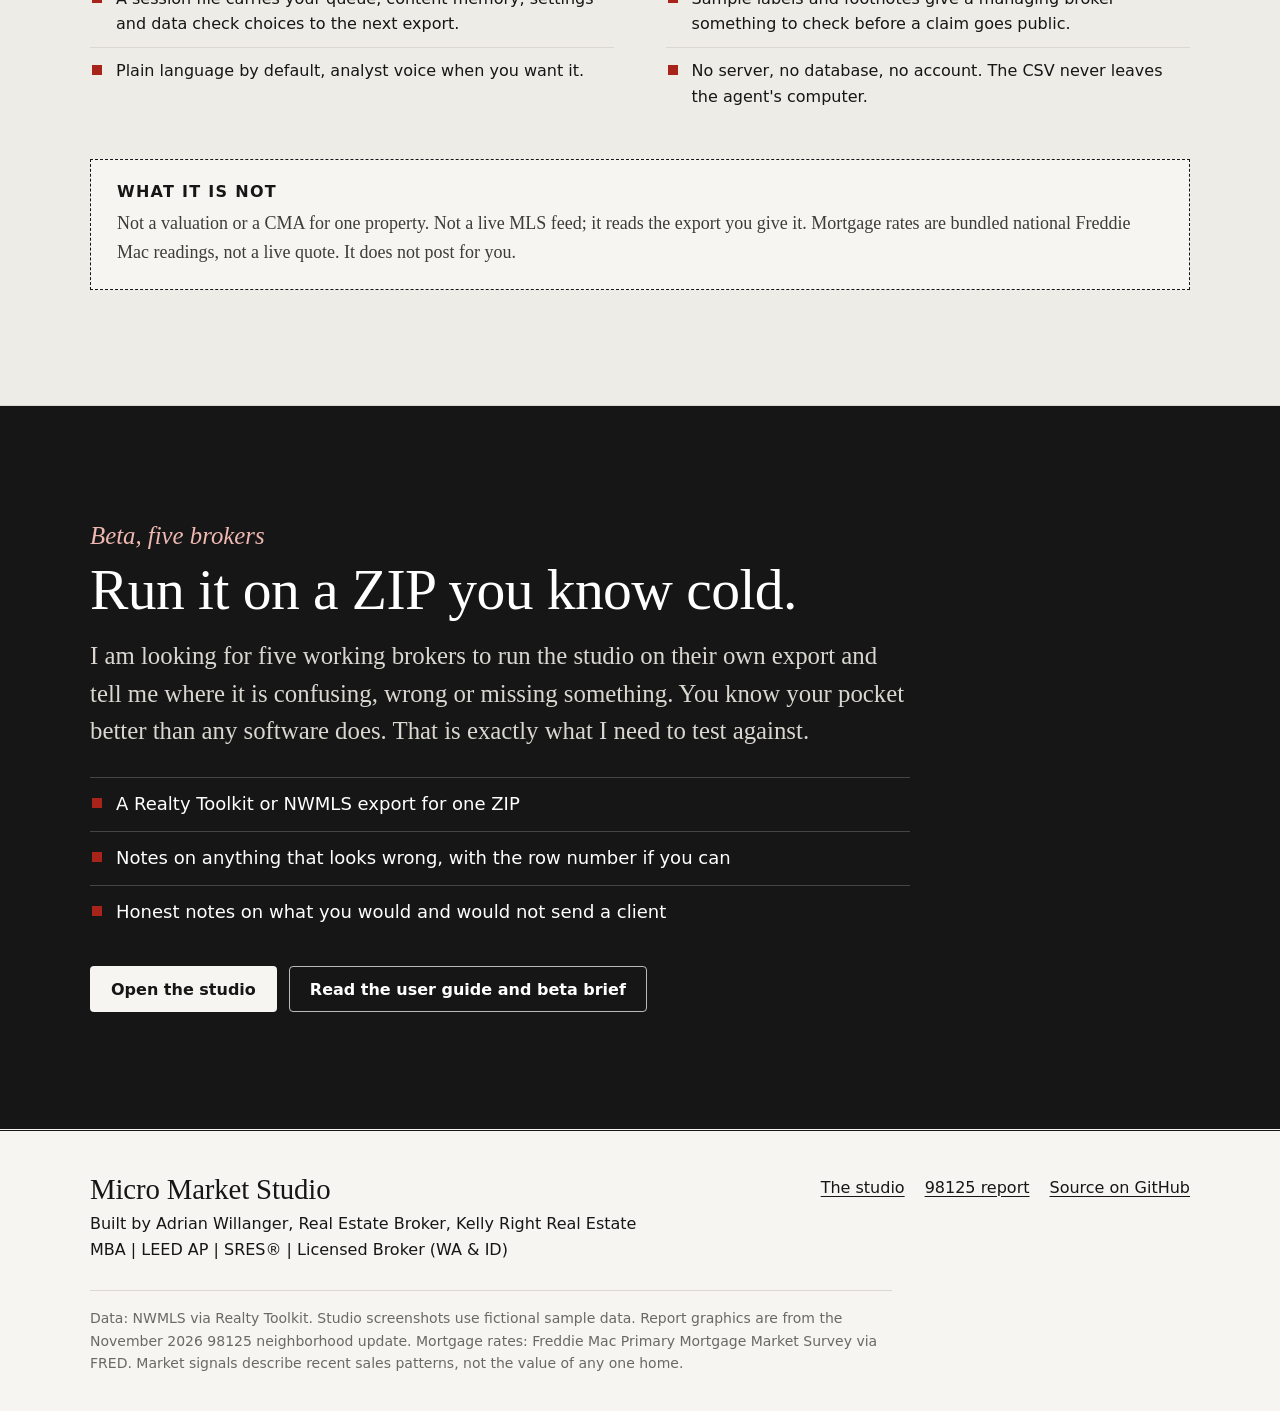
<file: platform.html>
<!doctype html>
<html lang="en">
<head>
<meta charset="utf-8" />
<meta http-equiv="Content-Security-Policy" content="default-src 'self'; script-src 'self'; style-src 'self' 'unsafe-inline' https://fonts.googleapis.com https://api.fontshare.com; font-src https://fonts.gstatic.com https://cdn.fontshare.com; img-src 'self' data:; connect-src 'none'; object-src 'none'; base-uri 'self'; form-action 'none'" />
<meta name="viewport" content="width=device-width, initial-scale=1" />
<title>Micro Market Studio | MLS data into value reports clients can check</title>
<meta name="description" content="Micro Market Studio turns one ZIP of MLS data into ranked market signals, plain language stories, social graphics and neighborhood reports, with the source rows behind every number and a broker review at every step." />
<meta property="og:type" content="website" />
<meta property="og:title" content="Micro Market Studio: show your work" />
<meta property="og:description" content="MLS data into value reports clients can check. Source rows behind every number, human review at every step." />
<meta property="og:image" content="https://micromarketstudio.com/reports/98125-2026-11/share.png" />
<meta name="twitter:card" content="summary_large_image" />
<link href="https://api.fontshare.com/v2/css?f[]=switzer@400,500,600,700&display=swap" rel="stylesheet" />
<link rel="preconnect" href="https://fonts.googleapis.com" />
<link rel="preconnect" href="https://fonts.gstatic.com" crossorigin />
<link href="https://fonts.googleapis.com/css2?family=Instrument+Serif:ital@0;1&family=Source+Serif+4:ital,opsz,wght@0,8..60,400;0,8..60,600;1,8..60,400&display=swap" rel="stylesheet" />
<link rel="icon" href="data:image/svg+xml,%3Csvg xmlns=%27http://www.w3.org/2000/svg%27 viewBox=%270 0 16 16%27%3E%3Crect width=%2716%27 height=%2716%27 fill=%27%23161616%27/%3E%3C/svg%3E" />
<link rel="stylesheet" href="platform.css" />
</head>
<body>
<a class="skip" href="#main">Skip to content</a>

<header class="nav" id="top">
  <div class="wrap nav-in">
    <a class="wordmark" href="#top" data-testid="link-home">Micro Market Studio</a>
    <nav aria-label="Sections" class="nav-links">
      <a href="#how">How it works</a>
      <a href="#value">Stakeholder value</a>
      <a href="#trust">Trust</a>
      <a href="#review">Human review</a>
      <a href="#outputs">Outputs</a>
    </nav>
    <a class="btn btn-ink btn-sm" href="./" data-testid="link-open-studio-nav">Open the studio</a>
  </div>
</header>

<main id="main">

<!-- HERO -->
<section class="hero">
  <div class="wrap">
    <div class="dateline"><span>Seattle, WA</span><span class="hide-sm">For brokers who show their work</span><span>Beta, November 2026</span></div>
    <div class="hero-grid">
      <div class="hero-copy">
        <p class="kicker">Empowering broker trustworthiness</p>
        <h1>Your MLS data, turned into value reports a client can check.</h1>
        <p class="dek">Micro Market Studio reads one ZIP of MLS data in your browser, ranks what changed, and drafts the stories, graphics and neighborhood reports you send. Every number links back to the listings behind it, and nothing goes out until you review it.</p>
        <div class="cta-row">
          <a class="btn btn-accent" href="./" data-testid="link-open-studio-hero">Open the studio with sample data</a>
          <a class="btn btn-line" href="#beta" data-testid="link-beta-hero">Join the beta</a>
        </div>
        <p class="fine">No install. No upload. Your CSV stays on your computer.</p>
      </div>
      <figure class="hero-shot reveal">
        <div class="frame">
          <div class="frame-bar"><i></i><i></i><i></i><span>micromarketstudio.com</span></div>
          <img src="assets/platform/signal-board.webp" width="1800" height="1125" alt="The Micro Market Studio signal board: headline numbers for 98125, ranked signal cards with Story Scores, and the Story builder panel." />
        </div>
        <figcaption>The signal board on fictional 98125 sample data. Headline numbers across the top, ranked stories below, the Story builder on the right.</figcaption>
      </figure>
    </div>
  </div>
</section>

<!-- FIGURES STRIP -->
<section class="figs-strip" aria-label="At a glance">
  <div class="wrap figs">
    <div class="fig"><b>1</b><span>CSV export, one ZIP</span></div>
    <div class="fig"><b>9</b><span>signal types checked every run</span></div>
    <div class="fig"><b>5</b><span>story formats from the same numbers</span></div>
    <div class="fig red"><b>0</b><span>files sent to a server</span></div>
  </div>
</section>

<!-- HOW IT WORKS -->
<section class="section" id="how">
  <div class="wrap">
    <p class="eyebrow">From MLS data to value reports</p>
    <h2>Raw export in. Reviewed, sourced reports out.</h2>
    <p class="lede">The studio does the counting so you can do the explaining. Each step is a written rule you can read, and the same file always gives the same report.</p>

    <ol class="pipe" data-testid="list-pipeline">
      <li class="reveal"><span class="step">01</span><h3>Export</h3><p>Pull a Realty Toolkit or NWMLS CSV for one ZIP: active, pending, pending inspection, sold and expired. A 730 day sold window unlocks year over year trends.</p></li>
      <li class="reveal"><span class="step">02</span><h3>Parse</h3><p>The file is read in your browser. Statuses are sorted, property types are split by Style Code, small lot homes get their own group, and a freshness badge tells you how old the export is.</p></li>
      <li class="reveal"><span class="step">03</span><h3>Check</h3><p>Suspicious sold prices, missing square footage, blank neighborhoods and stray ZIPs are flagged. You decide what stays in.</p></li>
      <li class="reveal"><span class="step">04</span><h3>Rank</h3><p>Nine signal tests run on the clean data. Each finding gets a Story Score and a sample label, ranked for sellers, buyers or investors.</p></li>
      <li class="reveal"><span class="step">05</span><h3>Publish</h3><p>Pick up to three signals and draft a post, a broadsheet story, a carousel or a full neighborhood report. You preview it, then you post it.</p></li>
    </ol>

    <aside class="note reveal" data-testid="note-rules">
      <h3>Is this AI?</h3>
      <p>No model reads your data. Parsing, flagging, scoring and drafting all run on fixed rules and writing templates in the browser. That is a feature, not a limitation: you can explain every number to a client or a managing broker, and nobody is guessing how it got there. Where you need judgment, the studio asks you for it.</p>
    </aside>
  </div>
</section>

<!-- STAKEHOLDER VALUE -->
<section class="section alt" id="value">
  <div class="wrap">
    <p class="eyebrow">Stakeholder value tracking</p>
    <h2>One export. A different answer for everyone at the table.</h2>
    <p class="lede">The same clean data answers different questions depending on who is asking. Pick a stakeholder to see what they need, which numbers the studio tracks for them, and what you hand them.</p>

    <div class="lens" data-testid="lens">
      <div class="lens-tabs" role="tablist" aria-label="Stakeholders">
        <button role="tab" aria-selected="true" aria-controls="lens-panel" data-k="seller" data-testid="tab-seller">Sellers</button>
        <button role="tab" aria-selected="false" aria-controls="lens-panel" data-k="buyer" data-testid="tab-buyer">Buyers</button>
        <button role="tab" aria-selected="false" aria-controls="lens-panel" data-k="investor" data-testid="tab-investor">Investors</button>
        <button role="tab" aria-selected="false" aria-controls="lens-panel" data-k="broker" data-testid="tab-broker">Brokers</button>
        <button role="tab" aria-selected="false" aria-controls="lens-panel" data-k="brokerage" data-testid="tab-brokerage">Brokerages</button>
      </div>
      <div class="lens-panel" id="lens-panel" role="tabpanel" aria-live="polite">
        <div class="lens-q">
          <span class="label">The question</span>
          <p class="big" id="lens-q" data-testid="text-lens-q">Is now the right time, and what is my home worth in this pocket?</p>
          <span class="label">What you hand them</span>
          <p id="lens-out" data-testid="text-lens-out">A seller lens post or broadsheet story, a neighborhood report with price per square foot by pocket, and a price band read for their range.</p>
        </div>
        <div class="lens-k">
          <span class="label">KPIs tracked</span>
          <ul id="lens-kpis" class="kpi-chips" data-testid="list-lens-kpis"></ul>
        </div>
      </div>
    </div>

    <div class="kpi-table-wrap reveal">
      <table class="kpi-table" data-testid="table-kpis">
        <caption>The numbers behind every report</caption>
        <thead><tr><th scope="col">KPI</th><th scope="col">What it tells you</th><th scope="col">Where it shows up</th></tr></thead>
        <tbody>
          <tr><th scope="row">Sold, 30 days</th><td>Closed sales in the last 30 days against the 30 before.</td><td>Headline bar</td></tr>
          <tr><th scope="row">Median sold price</th><td>The middle sale, so one estate sale does not move the story.</td><td>Headline bar, Area report</td></tr>
          <tr><th scope="row">Median $/sq ft</th><td>Price per square foot, compared within the same property type.</td><td>Headline bar, Area report, Fig 1</td></tr>
          <tr><th scope="row">Median days on market</th><td>How long homes sat before going under contract, ZIP and pocket.</td><td>Headline bar, signals, Fig 2</td></tr>
          <tr><th scope="row">Sold to list</th><td>Sold price as a share of list price, and the share that sold over asking.</td><td>Headline bar, signals</td></tr>
          <tr><th scope="row">Months of supply</th><td>Active listings over the recent sales pace. Under 2 tight, 2 to 4 balanced, over 4 loose.</td><td>Headline bar, Price bands</td></tr>
          <tr><th scope="row">Pending per active</th><td>How picked over a neighborhood's inventory is, against the ZIP.</td><td>Absorption signal</td></tr>
          <tr><th scope="row">Price cuts</th><td>Where reductions are clustering by price band.</td><td>Price cut signal, Price bands</td></tr>
          <tr><th scope="row">New listings</th><td>Fresh supply in 14 days against the prior 8 week pace.</td><td>New listing surge signal</td></tr>
          <tr><th scope="row">Year over year</th><td>12 months against the prior 12, and 3 against 3, beside the national 30 year rate.</td><td>Trends</td></tr>
        </tbody>
      </table>
    </div>
  </div>
</section>

<!-- TRUST -->
<section class="section" id="trust">
  <div class="wrap">
    <p class="eyebrow">Empowering broker trustworthiness</p>
    <h2>Every number has receipts.</h2>
    <p class="lede">Clients have seen enough confident market talk. What they rarely see is the work. The studio puts the work one click away.</p>

    <div class="trust-grid">
      <div class="demo reveal" data-testid="demo-evidence">
        <span class="label">Try it. Click an underlined number.</span>
        <p class="demo-draft">In Northgate, the typical home went under contract in <button class="evn" data-ev="a" data-testid="button-ev-a">36</button> days over the last 60 days. Across all of 98125, it was <button class="evn" data-ev="b" data-testid="button-ev-b">12</button> days.</p>
        <div class="ev-box" id="ev-box" aria-live="polite" data-testid="panel-evidence">
          <p class="ev-title" id="ev-title">Source rows appear here</p>
          <p class="ev-desc" id="ev-desc">In the studio, every underlined figure in a draft opens the listings it was counted from.</p>
          <div class="ev-rows" id="ev-rows"></div>
        </div>
        <p class="fine">Fictional sample rows, as shown in the studio.</p>
      </div>

      <ul class="trust-list">
        <li class="reveal"><h3>Source rows behind every figure</h3><p>Click any underlined number in a draft and see the address, listing number, type, status and prices it came from.</p></li>
        <li class="reveal"><h3>Sample labels in plain sight</h3><p>Solid means 12 or more sales. Directional means 6 to 11. Held back means under 6, and it stays off the board. Solid is a sample size label, not a promise of certainty.</p></li>
        <li class="reveal"><h3>Guard lines on every card</h3><p>Short cautions travel with each signal: "Pocket level. Small samples swing on mix." or "Stock ratio, not contract speed."</p></li>
        <li class="reveal"><h3>Footnotes the reader can follow</h3><p>In area reports, one star means under 6 sales, two means home size moves the median 3% or more, three means the top price per square foot is 3 times the lowest.</p></li>
        <li class="reveal"><h3>Your name on the work</h3><p>Exports stay locked until you add your name, brokerage and contact, so every report carries a byline and a methodology note.</p></li>
      </ul>
    </div>

  </div>
</section>

<!-- TRANSPARENCY: STORY SCORE -->
<section class="section alt" id="score">
  <div class="wrap">
    <p class="eyebrow">Transparency</p>
    <h2>The ranking is a formula you can read.</h2>
    <p class="lede">Story Score ranks publishing opportunity, not truth. It multiplies four things you can see on every card. Move the inputs and watch the same math the studio runs.</p>

    <div class="calc reveal" data-testid="calc-score">
      <div class="calc-in">
        <label for="c-size"><span>Size of the change</span><output id="o-size">100</output></label>
        <input type="range" id="c-size" min="0" max="100" value="100" data-testid="input-size" />
        <label for="c-n"><span>Sales in the sample</span><output id="o-n">14</output></label>
        <input type="range" id="c-n" min="1" max="30" value="14" data-testid="input-sample" />
        <fieldset>
          <legend>Audience lens</legend>
          <div class="seg" role="radiogroup" aria-label="Audience">
            <button type="button" role="radio" aria-checked="true" data-fit="1.2" data-a="seller" data-testid="button-fit-seller">Sellers</button>
            <button type="button" role="radio" aria-checked="false" data-fit="1.0" data-a="buyer" data-testid="button-fit-buyer">Buyers</button>
            <button type="button" role="radio" aria-checked="false" data-fit="0.8" data-a="investor" data-testid="button-fit-investor">Investors</button>
          </div>
        </fieldset>
        <label class="check"><input type="checkbox" id="c-nov" data-testid="input-novelty" /> <span>You posted this story in the last 4 weeks</span></label>
      </div>
      <div class="calc-out">
        <div class="score-card">
          <span class="sc-label">Story score</span>
          <span class="sc-num" id="sc-num" data-testid="text-score">99</span>
          <span class="tag" id="sc-tag" data-testid="text-sample-label">Solid, n=14</span>
        </div>
        <p class="formula" id="formula" data-testid="text-formula">Size 100 x sample 1 x novelty 1 x seller fit 1.2</p>
        <p class="fine">Score = size x 90 x sample x novelty x audience fit, between 1 and 99. Scores of 60 and up show in red. Example uses the Northgate days on market signal and its audience fits.</p>
      </div>
    </div>
  </div>
</section>

<!-- HUMAN IN THE LOOP -->
<section class="section" id="review">
  <div class="wrap">
    <p class="eyebrow">Human in the loop</p>
    <h2>The studio counts. The broker decides.</h2>
    <p class="lede">Software is good at sorting 400 rows. It is not good at knowing that a sale was a family transfer or that one builder dropped six townhouses at once. Every step that needs judgment stops and waits for you.</p>

    <ol class="loop" data-testid="list-hitl">
      <li class="reveal"><div class="who"><span class="s">Studio</span> flags</div><div><h3>Typo and data check</h3><p>A sold price under 75% or over 135% of list is held out of every number until you choose Fix price, Leave out or Keep. Rows from other ZIPs are set aside unless you include them. Odd price per square foot is marked Check, as advice only.</p></div></li>
      <li class="reveal"><div class="who"><span class="y">You</span> choose</div><div><h3>Pick the story</h3><p>The board ranks. You pick up to three signals that match what you are seeing on the ground, and you can switch the audience lens before you do.</p></div></li>
      <li class="reveal"><div class="who"><span class="y">You</span> add</div><div><h3>Broker's read</h3><p>Each signal comes with a question only a local broker can answer, like "What is holding Northgate back: price, condition, or location?" Your answer goes into the draft.</p></div></li>
      <li class="reveal"><div class="who"><span class="s">Studio</span> checks</div><div><h3>Draft checks</h3><p>Article drafts are checked for paragraph length, dashes, addresses and agent names, and a byline before you copy them.</p></div></li>
      <li class="reveal"><div class="who"><span class="y">You</span> publish</div><div><h3>Preview, then post yourself</h3><p>Nothing posts automatically. The Queue is a planner for what you will post and when, and Content memory lowers the score of stories you already told.</p></div></li>
    </ol>

    <div class="split">
      <figure class="shot reveal">
        <img src="assets/platform/data-check.webp" width="1400" height="927" loading="lazy" alt="The Typo and data check dialog listing flagged rows with an action menu for each." />
        <figcaption>Typo and data check. Each flagged row waits for your call. Fictional sample data.</figcaption>
      </figure>
      <div class="pull reveal">
        <p class="pull-num">$48,108</p>
        <p>In one 98125 export, two mistyped sold prices pushed the average sale from $952,859 to $1,000,963. A report that skips this step tells a client the wrong story with full confidence.</p>
      </div>
    </div>
  </div>
</section>

<!-- INTELLIGENCE -->
<section class="section alt" id="intelligence">
  <div class="wrap">
    <p class="eyebrow">Intelligence</p>
    <h2>Nine tests, run on every export.</h2>
    <p class="lede">The signal board looks for change worth talking about at the ZIP level and in each neighborhood, then sorts it by how useful it is to the audience you pick.</p>

    <div class="sig-cols">
      <div class="sig reveal"><h3>ZIP level</h3><ul><li>Sold to list ratio</li><li>Days on market</li><li>Share sold over asking</li></ul><p class="fine">Last 30 days against days 31 to 90.</p></div>
      <div class="sig reveal"><h3>Neighborhood level</h3><ul><li>Days on market against the ZIP</li><li>Sold to list against the ZIP</li><li>Absorption, pending per active</li><li>Price per square foot change</li></ul><p class="fine">60 day windows, so small pockets have enough sales.</p></div>
      <div class="sig reveal"><h3>Supply</h3><ul><li>Price cut clustering by band</li><li>New listing surge</li></ul><p class="fine">14 days against the prior 8 week pace.</p></div>
    </div>

    <div class="tabs-show reveal" data-testid="showcase">
      <div class="ts-tabs" role="tablist" aria-label="Studio tabs">
        <button role="tab" aria-selected="true" data-img="what-changed" data-testid="tab-show-changed">What changed</button>
        <button role="tab" aria-selected="false" data-img="price-bands" data-testid="tab-show-bands">Price bands</button>
        <button role="tab" aria-selected="false" data-img="trends" data-testid="tab-show-trends">Trends</button>
        <button role="tab" aria-selected="false" data-img="area-report" data-testid="tab-show-area">Area report</button>
      </div>
      <div class="ts-body">
        <p class="ts-cap" id="ts-cap">The last 30 days against the 30 before, neighborhood by neighborhood, so you can see where the ZIP average is hiding a split.</p>
        <img id="ts-img" src="assets/platform/what-changed.webp" width="1400" height="1089" loading="lazy" alt="What changed tab: neighborhood table comparing the last 30 days to the prior 30." />
        <p class="fine">Studio screenshots use fictional sample data.</p>
      </div>
    </div>
  </div>
</section>

<!-- STORIES & SOCIAL -->
<section class="section" id="outputs">
  <div class="wrap">
    <p class="eyebrow">Stories, social and graphics</p>
    <h2>One set of numbers. Every channel you use.</h2>
    <p class="lede">The Story builder turns up to three signals into a draft in plain language or analyst voice. The Area report turns the whole ZIP into a neighborhood report with figures ready to post.</p>

    <div class="outputs">
      <figure class="shot tall reveal">
        <img src="assets/platform/story-builder.webp" width="700" height="1370" loading="lazy" alt="The Story builder: two chosen signals, format and voice settings, broker's read questions and a draft with underlined source numbers." />
        <figcaption>Story builder with two signals chosen. Fictional sample data.</figcaption>
      </figure>
      <div class="formats">
        <h3>Story formats</h3>
        <ul class="ticks">
          <li><b>LinkedIn post</b> for your professional network</li>
          <li><b>Facebook post</b> for neighbors and past clients</li>
          <li><b>X thread</b> for short, numbered takes</li>
          <li><b>Broadsheet story</b> printed as a one page PDF</li>
          <li><b>Voiceover script</b> as a draft for your review before any recording</li>
        </ul>
        <h3>Area report outputs</h3>
        <ul class="ticks">
          <li>Neighborhood table with active, pending, sold, $/sq ft and days on market</li>
          <li>A 1920 x 1080 cover and four figures, each as a PNG</li>
          <li>An 8 or 9 slide carousel at 1080 x 1350</li>
          <li>Paste ready LinkedIn article text</li>
          <li>A two page broadsheet and a downloadable web page</li>
        </ul>
      </div>
    </div>

    <p class="label gal-label">From a real report: 98125, November 2026, 79 sales closed Jul 20 to Nov 13</p>
    <div class="gallery" data-testid="gallery">
      <figure class="g wide reveal"><img src="reports/98125-2026-11/share.png" width="1200" height="630" loading="lazy" alt="Report cover: $103 a square foot separates 98125 neighborhoods, with 79 homes sold, $496 median per square foot, 13 median days on market and 45 active listings." /><figcaption>Cover graphic</figcaption></figure>
      <figure class="g bs reveal"><img src="assets/platform/broadsheet.webp" width="935" height="1210" loading="lazy" alt="Front page of the 98125 broadsheet market update, laid out like a newspaper." /><figcaption>Broadsheet, page one</figcaption></figure>
      <figure class="g fig3 reveal"><img src="reports/98125-2026-11/chart-1.png" width="1200" height="675" loading="lazy" alt="Bar chart of median sold price per square foot by 98125 neighborhood, with footnote marks." /><figcaption>Fig 1, price per square foot</figcaption></figure>
      <figure class="g fig3 reveal"><img src="reports/98125-2026-11/chart-2.png" width="1200" height="675" loading="lazy" alt="Bar chart of median days on market for sold homes by 98125 neighborhood." /><figcaption>Fig 2, days on market</figcaption></figure>
      <figure class="g fig3 reveal"><img src="reports/98125-2026-11/chart-3.png" width="1200" height="675" loading="lazy" alt="Stacked bar chart of active, pending and sold listings by 98125 neighborhood." /><figcaption>Fig 3, active, pending and sold</figcaption></figure>
    </div>
    <p class="center"><a class="btn btn-line" href="98125/index.html" data-testid="link-sample-report">Read the full 98125 report</a></p>
  </div>
</section>

<!-- PLATFORM -->
<section class="section alt" id="platform">
  <div class="wrap">
    <p class="eyebrow">A user tool and a business platform</p>
    <h2>Simple enough for one agent. Consistent enough for an office.</h2>
    <div class="two">
      <div class="col reveal">
        <h3>For the agent</h3>
        <ul class="ticks">
          <li>Opens in a browser. Starts on sample data so you can learn it before your own file.</li>
          <li>Works for any ZIP you can export, from NE Seattle to Sandpoint.</li>
          <li>A session file carries your queue, content memory, settings and data check choices to the next export.</li>
          <li>Plain language by default, analyst voice when you want it.</li>
        </ul>
      </div>
      <div class="col reveal">
        <h3>For the brokerage</h3>
        <ul class="ticks">
          <li>The same written rules for every agent, so market claims are made the same way across the office.</li>
          <li>Every export carries the agent's byline, brokerage and a methodology note.</li>
          <li>Sample labels and footnotes give a managing broker something to check before a claim goes public.</li>
          <li>No server, no database, no account. The CSV never leaves the agent's computer.</li>
        </ul>
      </div>
    </div>
    <div class="nots reveal">
      <h3>What it is not</h3>
      <p>Not a valuation or a CMA for one property. Not a live MLS feed; it reads the export you give it. Mortgage rates are bundled national Freddie Mac readings, not a live quote. It does not post for you.</p>
    </div>
  </div>
</section>

<!-- BETA -->
<section class="section beta" id="beta">
  <div class="wrap beta-in">
    <p class="eyebrow light">Beta, five brokers</p>
    <h2>Run it on a ZIP you know cold.</h2>
    <p class="lede">I am looking for five working brokers to run the studio on their own export and tell me where it is confusing, wrong or missing something. You know your pocket better than any software does. That is exactly what I need to test against.</p>
    <ul class="beta-list">
      <li>A Realty Toolkit or NWMLS export for one ZIP</li>
      <li>Notes on anything that looks wrong, with the row number if you can</li>
      <li>Honest notes on what you would and would not send a client</li>
    </ul>
    <div class="cta-row">
      <a class="btn btn-paper" href="./" data-testid="link-open-studio-beta">Open the studio</a>
      <a class="btn btn-line-light" href="https://drive.google.com/drive/folders/1MS2GZSfx-NDlApI-LKE8fp2Q0T_qOuC0" target="_blank" rel="noopener" data-testid="link-beta-brief">Read the user guide and beta brief</a>
    </div>
  </div>
</section>

</main>

<footer class="foot">
  <div class="wrap foot-in">
    <div>
      <p class="wordmark">Micro Market Studio</p>
      <p>Built by Adrian Willanger, Real Estate Broker, Kelly Right Real Estate<br />MBA | LEED AP | SRES&reg; | Licensed Broker (WA &amp; ID)</p>
    </div>
    <nav aria-label="Footer" class="foot-links">
      <a href="./">The studio</a>
      <a href="98125/index.html">98125 report</a>
      <a href="https://github.com/adrianwillanger-cyber/micro-market-studio" target="_blank" rel="noopener">Source on GitHub</a>
    </nav>
  </div>
  <div class="wrap"><p class="method">Data: NWMLS via Realty Toolkit. Studio screenshots use fictional sample data. Report graphics are from the November 2026 98125 neighborhood update. Mortgage rates: Freddie Mac Primary Mortgage Market Survey via FRED. Market signals describe recent sales patterns, not the value of any one home.</p></div>
</footer>

<script src="platform.js"></script>
</body>
</html>
</file>
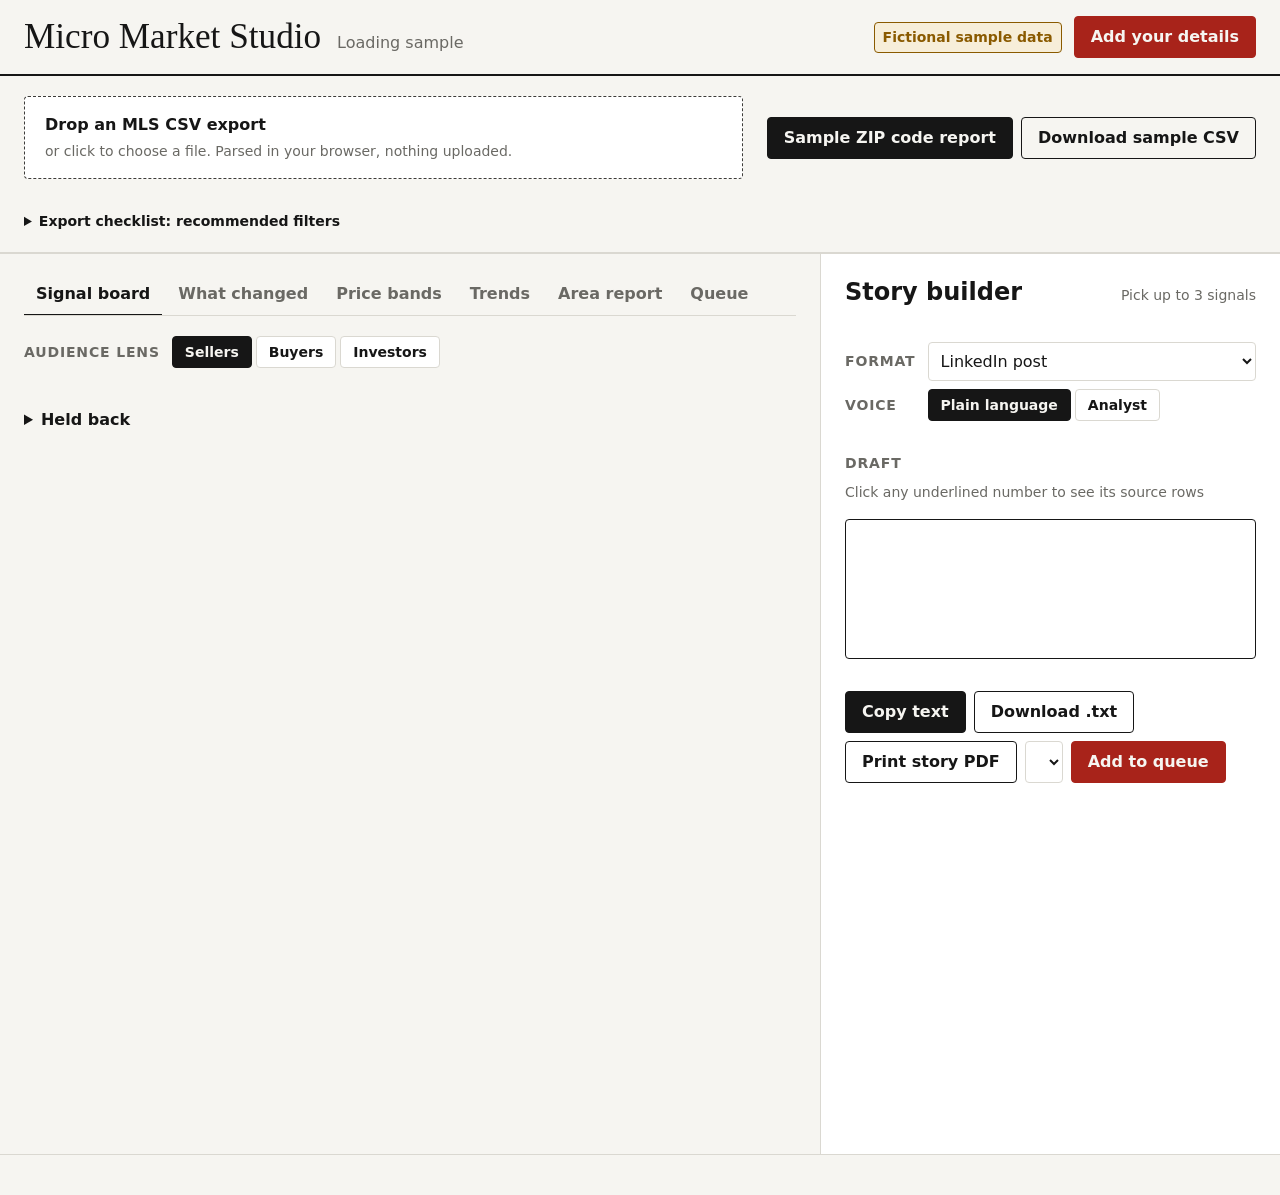
<file: studio.html>
<!doctype html>
<html lang="en">
<head>
<meta charset="utf-8" />
<meta http-equiv="Content-Security-Policy" content="default-src 'none'; style-src 'unsafe-inline'; base-uri 'none'; form-action 'none'" />
<meta name="viewport" content="width=device-width, initial-scale=1" />
<meta name="robots" content="noindex" />
<link rel="canonical" href="https://micromarketstudio.com/" />
<meta http-equiv="refresh" content="0; url=./" />
<title>Micro Market Studio</title>
<style>body{font:17px/1.5 Georgia,serif;color:#161512;background:#fbfaf7;margin:0;padding:48px 24px;text-align:center}a{color:#161512;text-decoration-color:#8b1e1e}</style>
</head>
<body>
<p>Micro Market Studio has moved to <a href="./">micromarketstudio.com</a>.</p>
</body>
</html>
</file>
<file: styles.css>
:root {
  --text-xs: clamp(0.75rem, 0.7rem + 0.25vw, 0.875rem);
  --text-sm: clamp(0.875rem, 0.8rem + 0.35vw, 1rem);
  --text-base: clamp(1rem, 0.95rem + 0.25vw, 1.125rem);
  --text-lg: clamp(1.125rem, 1rem + 0.75vw, 1.5rem);
  --text-xl: clamp(1.5rem, 1.2rem + 1.25vw, 2.25rem);
  --space-1: .25rem; --space-2: .5rem; --space-3: .75rem; --space-4: 1rem; --space-5: 1.25rem;
  --space-6: 1.5rem; --space-8: 2rem; --space-10: 2.5rem; --space-12: 3rem;
  --paper: #f6f5f1;
  --surface: #ffffff;
  --ink: #161616;
  --ink-2: #3d3c39;
  --muted: #6a6964;
  --rule: #dad8d1;
  --rule-strong: #161616;
  --accent: #a8231a;
  --accent-soft: #f6e4e1;
  --up: #2c6a3a;
  --down: #a8231a;
  --warn: #8a5a00;
  --warn-soft: #f7eed9;
  --font-body: 'Switzer', 'Inter', system-ui, sans-serif;
  --font-display: 'Instrument Serif', 'Times New Roman', serif;
  --radius: 4px;
}
* { box-sizing: border-box; }
html { -webkit-text-size-adjust: 100%; }
body {
  margin: 0; background: var(--paper); color: var(--ink);
  font-family: var(--font-body); font-size: var(--text-sm); line-height: 1.5;
  font-variant-numeric: tabular-nums lining-nums;
}
button, select, input { font: inherit; color: inherit; }
.muted { color: var(--muted); font-size: var(--text-xs); }
.label { font-size: var(--text-xs); font-weight: 600; letter-spacing: .06em; text-transform: uppercase; color: var(--muted); }
.h2 { font-size: var(--text-lg); font-weight: 700; margin: 0; }
.h3 { font-size: var(--text-base); font-weight: 700; margin: var(--space-6) 0 var(--space-2); }
.h3:first-child { margin-top: 0; }

.top {
  display: flex; align-items: center; justify-content: space-between; gap: var(--space-4);
  padding: var(--space-4) var(--space-6); border-bottom: 2px solid var(--rule-strong); background: var(--paper);
}
.brand { display: flex; align-items: baseline; gap: var(--space-4); flex-wrap: wrap; min-width: 0; }
.wordmark { font-family: var(--font-display); font-size: var(--text-xl); line-height: 1; }
.brand-sub { color: var(--muted); font-size: var(--text-sm); }
.sample-flag {
  font-size: var(--text-xs); font-weight: 600; border: 1px solid var(--warn); color: var(--warn);
  background: var(--warn-soft); padding: var(--space-1) var(--space-2); border-radius: var(--radius); white-space: nowrap;
}
.sample-flag[hidden] { display: none; }
.top-right { display: flex; align-items: center; gap: var(--space-3); flex-wrap: wrap; justify-content: flex-end; }
.profile-chip { min-height: 34px; padding: var(--space-1) var(--space-3); font-size: var(--text-xs); }
.profile-chip.ready { background: transparent; color: var(--ink); border-color: var(--rule-strong); }
.profile-chip.ready:hover { background: var(--surface); }
.profile-dlg { width: min(640px, calc(100vw - 2rem)); border: 2px solid var(--rule-strong); border-radius: var(--radius); background: var(--paper); color: var(--ink); padding: var(--space-6); }
.fix-dlg { width: min(1100px, calc(100vw - 2rem)); }
.fix-h { font-size: var(--text-base); margin: var(--space-4) 0 var(--space-1); }
.fix-dlg table.fix-table { table-layout: fixed; width: 100%; }
.fix-dlg .fix-table th, .fix-dlg .fix-table td { vertical-align: top; white-space: normal !important; text-align: left; overflow-wrap: anywhere; }
.fix-dlg .fix-table th:nth-child(1) { width: 66px; } .fix-dlg .fix-table th:nth-child(2) { width: 22%; }
.fix-dlg .fix-table th:nth-child(3), .fix-dlg .fix-table th:nth-child(4) { width: 12%; }
.fix-dlg .fix-table th:nth-child(6) { width: 200px; }
.fix-dlg .fix-table .fix-why { color: var(--muted); }
.fix-table select, .fix-table .fix-val { display: block; width: 100%; margin-bottom: 4px; }
.fix-table .fix-val[hidden] { display: none; }
.btn.sm { padding: 2px 10px; font-size: var(--text-xs, 12px); min-height: 0; }
.profile-dlg::backdrop { background: rgba(22, 22, 22, .55); }
.profile-dlg .h2 { margin-bottom: var(--space-2); }
.profile-grid { display: grid; grid-template-columns: 1fr 1fr; gap: var(--space-3) var(--space-4); margin: var(--space-4) 0 var(--space-2); }
.profile-grid .profile-wide { grid-column: 1 / -1; }
.profile-grid input { width: 100%; min-height: 40px; padding: var(--space-2) var(--space-3); border: 1px solid var(--rule); border-radius: var(--radius); background: var(--surface); }
.profile-grid input:focus { outline: 2px solid var(--ink); outline-offset: 1px; }
.profile-grid input[aria-invalid="true"] { border-color: var(--accent); }
.profile-match { font-size: var(--text-xs); margin: var(--space-2) 0 0; min-height: 0; }
.profile-match.ok { color: var(--up); }
.profile-err { color: var(--accent); font-size: var(--text-xs); font-weight: 600; margin: var(--space-2) 0 0; }
.profile-err:empty, .profile-match:empty { display: none; }
.profile-actions { display: flex; justify-content: flex-end; gap: var(--space-3); margin-top: var(--space-4); }
@media (max-width: 560px) { .profile-grid { grid-template-columns: 1fr; } }

.btn {
  display: inline-flex; align-items: center; justify-content: center; gap: var(--space-2);
  min-height: 40px; padding: var(--space-2) var(--space-4); border-radius: var(--radius);
  background: var(--ink); color: var(--paper); border: 1px solid var(--ink); cursor: pointer;
  font-size: var(--text-sm); font-weight: 600; text-decoration: none; white-space: nowrap;
  transition: background .15s, color .15s;
}
.btn:hover { background: var(--ink-2); }
.btn.ghost { background: transparent; color: var(--ink); }
.btn.ghost:hover { background: var(--surface); }
.btn.accent { background: var(--accent); border-color: var(--accent); }
.btn.accent:hover { background: #8d1d15; }
.btn:disabled { opacity: .45; cursor: not-allowed; }
:focus-visible { outline: 2px solid var(--accent); outline-offset: 2px; }

.upload {
  display: grid; grid-template-columns: minmax(0, 1.2fr) auto; gap: var(--space-4) var(--space-6);
  padding: var(--space-5) var(--space-6); border-bottom: 1px solid var(--rule); align-items: center;
}
.drop {
  display: flex; flex-direction: column; gap: var(--space-1); padding: var(--space-4) var(--space-5);
  border: 1.5px dashed var(--ink-2); border-radius: var(--radius); background: var(--surface); cursor: pointer;
}
.drop.over { border-color: var(--accent); background: var(--accent-soft); }
.drop input { position: absolute; width: 1px; height: 1px; opacity: 0; }
.drop-title { font-weight: 700; }
.drop-hint { color: var(--muted); font-size: var(--text-xs); }
.upload-actions { display: flex; gap: var(--space-2); flex-wrap: wrap; }
.validation { grid-column: 1 / -1; display: flex; flex-wrap: wrap; gap: var(--space-2) var(--space-5); align-items: center; font-size: var(--text-xs); }
.validation .item { display: inline-flex; align-items: center; gap: var(--space-2); }
.validation select { padding: var(--space-1) var(--space-2); border: 1px solid var(--rule); border-radius: var(--radius); background: var(--surface); }
.validation .types label { display: inline-flex; align-items: center; gap: var(--space-1); margin-right: var(--space-3); cursor: pointer; }
.pill { display: inline-block; padding: 2px var(--space-2); border-radius: 999px; border: 1px solid var(--rule); background: var(--surface); font-size: var(--text-xs); font-weight: 600; white-space: nowrap; }
.pill.ok { border-color: var(--up); color: var(--up); }
.pill.warn { border-color: var(--warn); color: var(--warn); background: var(--warn-soft); }
.pill.bad { border-color: var(--down); color: var(--down); background: var(--accent-soft); }
.checklist { grid-column: 1 / -1; font-size: var(--text-xs); }
.checklist summary { cursor: pointer; font-weight: 600; }
.checklist-grid { display: grid; grid-template-columns: repeat(3, minmax(0, 1fr)); gap: var(--space-3) var(--space-6); padding-top: var(--space-3); }
.checklist h4 { margin: 0 0 2px; font-size: var(--text-xs); text-transform: uppercase; letter-spacing: .06em; }
.checklist p { margin: 0; color: var(--ink-2); }

.kpis { display: grid; grid-template-columns: repeat(6, minmax(0, 1fr)); border-bottom: 1px solid var(--rule); background: var(--surface); }
.kpi { padding: var(--space-4) var(--space-6); border-right: 1px solid var(--rule); min-width: 0; }
.kpi:last-child { border-right: 0; }
.kpi .v { font-size: var(--text-lg); font-weight: 700; line-height: 1.2; }
.kpi .d { font-size: var(--text-xs); color: var(--muted); }
.delta-up { color: var(--up); }
.delta-down { color: var(--down); }

.layout { display: grid; grid-template-columns: minmax(0, 1fr) minmax(360px, 460px); gap: 0; align-items: start; }
.main { padding: var(--space-5) var(--space-6) var(--space-12); min-width: 0; }
.tabs { display: flex; gap: var(--space-1); border-bottom: 1px solid var(--rule); margin-bottom: var(--space-5); overflow-x: auto; }
.tab { background: none; border: 0; border-bottom: 2px solid transparent; padding: var(--space-2) var(--space-3); font-weight: 600; color: var(--muted); cursor: pointer; white-space: nowrap; margin-bottom: -1px; }
.tab.active { color: var(--ink); border-bottom-color: var(--ink); }
.count { display: inline-block; min-width: 1.4em; padding: 0 4px; border-radius: 999px; background: var(--ink); color: var(--paper); font-size: var(--text-xs); text-align: center; }
.count:empty { display: none; }
.panel-head { display: flex; flex-wrap: wrap; align-items: center; justify-content: space-between; gap: var(--space-3); margin-bottom: var(--space-4); }
.panel-note { margin: 0 0 var(--space-3); color: var(--muted); font-size: var(--text-xs); }
.lens { display: inline-flex; align-items: center; gap: var(--space-1); flex-wrap: wrap; }
.lens .label { margin-right: var(--space-2); }
.seg { border: 1px solid var(--rule); background: var(--surface); padding: var(--space-1) var(--space-3); border-radius: var(--radius); cursor: pointer; font-size: var(--text-xs); font-weight: 600; min-height: 32px; }
.seg.active { background: var(--ink); color: var(--paper); border-color: var(--ink); }
.chip { display: inline-flex; align-items: center; gap: var(--space-2); border: 1px solid var(--ink); border-radius: 999px; padding: 2px var(--space-2) 2px var(--space-3); font-size: var(--text-xs); font-weight: 600; background: var(--surface); }
.chip button { border: 0; background: none; cursor: pointer; font-weight: 700; padding: 0 4px; }

.signal-grid { display: grid; grid-template-columns: repeat(auto-fill, minmax(280px, 1fr)); gap: var(--space-4); }
.card {
  background: var(--surface); border: 1px solid var(--rule); border-radius: var(--radius); padding: var(--space-4);
  display: flex; flex-direction: column; gap: var(--space-3); min-width: 0; position: relative;
}
.card.selected { border-color: var(--ink); box-shadow: inset 0 0 0 1px var(--ink); }
.card-top { display: flex; justify-content: space-between; align-items: flex-start; gap: var(--space-3); }
.rank { font-size: var(--text-xs); color: var(--muted); font-weight: 600; }
.score { display: flex; flex-direction: column; align-items: flex-end; flex-shrink: 0; }
.score .n { font-size: var(--text-lg); font-weight: 700; line-height: 1; }
.score.hot .n { color: var(--accent); }
.score .l { font-size: 11px; text-transform: uppercase; letter-spacing: .06em; color: var(--muted); }
.card h3 { margin: 0; font-size: var(--text-base); line-height: 1.3; overflow-wrap: anywhere; }
.card .finding { margin: 0; color: var(--ink-2); font-size: var(--text-xs); overflow-wrap: anywhere; }
.badges { display: flex; flex-wrap: wrap; gap: var(--space-1); }
.tag { font-size: 12px; padding: 1px var(--space-2); border-radius: var(--radius); border: 1px solid var(--rule); color: var(--ink-2); white-space: nowrap; }
.tag.conf-solid { border-color: var(--ink); color: var(--ink); }
.tag.conf-directional { border-color: var(--warn); color: var(--warn); background: var(--warn-soft); }
.tag.conf-hold { border-color: var(--down); color: var(--down); background: var(--accent-soft); }
.tag.memory { border-style: dashed; }
.guard { font-size: 12px; color: var(--muted); margin: 0; }
.score-why { font-size: 12px; color: var(--muted); }
.card .mini { width: 100%; height: 78px; display: block; }
.card-actions { display: flex; gap: var(--space-2); margin-top: auto; }
.card-actions .btn { min-height: 34px; padding: var(--space-1) var(--space-3); font-size: var(--text-xs); }
.held { margin-top: var(--space-6); }
.held summary { cursor: pointer; font-weight: 600; margin-bottom: var(--space-2); }
.empty { padding: var(--space-8); border: 1px dashed var(--rule); border-radius: var(--radius); text-align: center; color: var(--muted); }

.table-wrap { overflow-x: auto; border: 1px solid var(--rule); border-radius: var(--radius); background: var(--surface); }
table.data { border-collapse: collapse; width: 100%; font-size: var(--text-xs); }
table.data th, table.data td { padding: var(--space-2) var(--space-3); text-align: right; border-bottom: 1px solid var(--rule); white-space: nowrap; }
table.data th:first-child, table.data td:first-child { text-align: left; }
table.data thead th { position: sticky; top: 0; background: var(--paper); font-weight: 600; color: var(--muted); text-transform: uppercase; letter-spacing: .04em; font-size: 12px; z-index: 1; }
table.data tbody tr.clickable { cursor: pointer; }
table.data tbody tr.clickable:hover { background: var(--paper); }
table.data tfoot td { font-weight: 700; border-top: 2px solid var(--ink); }
.dl { display: block; font-size: 12px; }

.band-control { display: flex; align-items: center; gap: var(--space-4); flex-wrap: wrap; margin-bottom: var(--space-5); }
.band-control input { flex: 1; min-width: 200px; accent-color: var(--ink); }
.band-control output { font-weight: 700; font-size: var(--text-base); min-width: 14ch; }
.band-stats { display: grid; grid-template-columns: repeat(3, minmax(0, 1fr)); gap: var(--space-3); margin-bottom: var(--space-5); }
.stat { background: var(--surface); border: 1px solid var(--rule); border-radius: var(--radius); padding: var(--space-3) var(--space-4); min-width: 0; }
.stat .v { font-size: var(--text-lg); font-weight: 700; }
.stat .s { font-size: var(--text-xs); color: var(--muted); }
.band-chart { background: var(--surface); border: 1px solid var(--rule); border-radius: var(--radius); padding: var(--space-4); }
.band-chart svg { width: 100%; height: 180px; display: block; }

.builder {
  position: sticky; top: 0; max-height: 100dvh; min-height: 100dvh; overflow-y: auto; overscroll-behavior: contain;
  background: var(--surface); border-left: 1px solid var(--rule); padding: var(--space-5) var(--space-6) var(--space-8);
  display: flex; flex-direction: column; gap: var(--space-4);
}
.builder-head { display: flex; justify-content: space-between; align-items: baseline; gap: var(--space-3); }
.sel-item { display: flex; justify-content: space-between; gap: var(--space-2); align-items: center; padding: var(--space-2) 0; border-bottom: 1px solid var(--rule); font-size: var(--text-xs); }
.sel-item span { overflow-wrap: anywhere; }
.sel-item button { border: 0; background: none; cursor: pointer; color: var(--muted); font-weight: 700; }
.controls { display: grid; grid-template-columns: auto 1fr; gap: var(--space-2) var(--space-3); align-items: center; }
.controls select { padding: var(--space-2); border: 1px solid var(--rule); border-radius: var(--radius); background: var(--surface); min-height: 36px; }
.q { background: var(--paper); border-left: 3px solid var(--ink); padding: var(--space-3); margin-bottom: var(--space-2); }
.q p { margin: 0 0 var(--space-2); font-weight: 600; font-size: var(--text-xs); }
.q textarea { width: 100%; min-height: 56px; border: 1px solid var(--rule); border-radius: var(--radius); padding: var(--space-2); font: inherit; font-size: var(--text-xs); background: var(--surface); resize: vertical; }
.draft-head { display: flex; justify-content: space-between; gap: var(--space-2); flex-wrap: wrap; align-items: baseline; }
.draft { border: 1px solid var(--ink); border-radius: var(--radius); padding: var(--space-4); font-size: var(--text-sm); line-height: 1.6; background: var(--surface); min-height: 140px; overflow-wrap: anywhere; }
.draft p { margin: 0 0 var(--space-3); }
.draft p:last-child { margin-bottom: 0; }
.draft .kicker { font-size: var(--text-xs); text-transform: uppercase; letter-spacing: .1em; font-weight: 700; }
.draft .hl { font-family: var(--font-display); font-size: var(--text-xl); line-height: 1.1; }
.draft .post { border-bottom: 1px solid var(--rule); padding-bottom: var(--space-2); }
.draft .cc { display: block; text-align: right; font-size: 12px; color: var(--muted); }
.draft .cc.over { color: var(--down); font-weight: 700; }
.draft .cue { font-weight: 700; font-size: var(--text-xs); color: var(--muted); }
.draft .gap { background: var(--warn-soft); color: var(--warn); padding: 0 4px; border-radius: 2px; }
.ev { border: 0; background: none; padding: 0; font: inherit; color: inherit; font-weight: 700; text-decoration: underline; text-decoration-color: var(--accent); text-decoration-thickness: 2px; text-underline-offset: 3px; cursor: pointer; }
.ev:hover { background: var(--accent-soft); }
.lint { list-style: none; margin: 0; padding: 0; display: grid; gap: var(--space-1); font-size: var(--text-xs); }
.lint li { display: flex; gap: var(--space-2); align-items: baseline; }
.lint .mk { font-weight: 700; width: 3.2em; flex-shrink: 0; }
.lint .ok .mk { color: var(--up); }
.lint .warn .mk { color: var(--warn); }
.builder-actions { display: flex; flex-wrap: wrap; gap: var(--space-2); }
.builder-actions select { padding: var(--space-2); border: 1px solid var(--rule); border-radius: var(--radius); background: var(--surface); min-height: 40px; }
.toast { margin: 0; min-height: 1.5em; font-size: var(--text-xs); color: var(--up); font-weight: 600; }

.qitem, .mitem { background: var(--surface); border: 1px solid var(--rule); border-radius: var(--radius); padding: var(--space-3) var(--space-4); margin-bottom: var(--space-2); display: flex; justify-content: space-between; gap: var(--space-3); align-items: center; flex-wrap: wrap; }
.qitem .t, .mitem .t { font-weight: 600; overflow-wrap: anywhere; }
.qitem .s, .mitem .s { font-size: var(--text-xs); color: var(--muted); }
.qitem > div, .mitem > div { min-width: 0; flex: 1; }

dialog { border: 1px solid var(--ink); border-radius: var(--radius); padding: var(--space-5); width: min(860px, 94vw); max-height: 86vh; background: var(--surface); color: var(--ink); }
dialog::backdrop { background: rgba(22, 22, 22, .45); }
.ev-head { display: flex; justify-content: space-between; align-items: flex-start; gap: var(--space-4); }
.ev-value { font-size: var(--text-xl); font-weight: 700; }
.ev-table { max-height: 50vh; overflow: auto; }
#ev-calc { color: var(--ink-2); }

.foot { padding: var(--space-5) var(--space-6); border-top: 1px solid var(--rule); color: var(--muted); font-size: var(--text-xs); }

@media (max-width: 1100px) {
  .layout { grid-template-columns: minmax(0, 1fr); }
  .builder { position: static; max-height: none; border-left: 0; border-top: 2px solid var(--ink); }
  .kpis { grid-template-columns: repeat(3, minmax(0, 1fr)); }
  .kpi:nth-child(3) { border-right: 0; }
  .kpi:nth-child(-n+3) { border-bottom: 1px solid var(--rule); }
}
@media (max-width: 640px) {
  .top, .upload, .main, .builder, .foot { padding-left: var(--space-4); padding-right: var(--space-4); }
  .upload { grid-template-columns: minmax(0, 1fr); }
  .checklist-grid { grid-template-columns: minmax(0, 1fr); }
  .kpis { grid-template-columns: repeat(2, minmax(0, 1fr)); }
  .kpi { padding: var(--space-3) var(--space-4); border-bottom: 1px solid var(--rule); }
  .kpi:nth-child(3) { border-right: 1px solid var(--rule); }
  .kpi:nth-child(2n) { border-right: 0; }
  .band-stats { grid-template-columns: repeat(2, minmax(0, 1fr)); }
  .top { flex-wrap: wrap; }
}

.more { grid-column: 1 / -1; display: flex; justify-content: center; }
.builder > * { flex-shrink: 0; }

/* ---------- area report ---------- */
.ar-settings { border: 1px solid var(--rule); border-radius: var(--radius); background: var(--surface); padding: var(--space-3) var(--space-4); margin-bottom: var(--space-4); }
.ar-settings summary { cursor: pointer; font-weight: 600; }
.ar-grid { display: grid; grid-template-columns: repeat(auto-fill, minmax(180px, 1fr)); gap: var(--space-3); margin-top: var(--space-3); }
.ar-field { display: flex; flex-direction: column; gap: var(--space-1); }
.ar-field input, .ar-field select { font: inherit; padding: .4rem .5rem; border: 1px solid var(--rule); border-radius: var(--radius); background: var(--surface); color: var(--ink); }
.ar-check { flex-direction: row; align-items: center; gap: var(--space-2); padding-top: 1.4rem; }
.ar-audit { display: flex; flex-wrap: wrap; gap: var(--space-2) var(--space-4); margin-bottom: var(--space-4); font-size: var(--text-xs); align-items: center; }
.ar-audit .item { display: inline-flex; gap: var(--space-2); align-items: center; }
.ar-charts { display: grid; grid-template-columns: repeat(2, minmax(0, 1fr)); gap: var(--space-4); margin: var(--space-6) 0; }
.ar-fig { margin: 0; border: 1px solid var(--rule); background: #fff; border-radius: var(--radius); overflow: hidden; }
.ar-svg svg { display: block; width: 100%; height: auto; }
.ar-fig figcaption { display: flex; justify-content: space-between; align-items: center; gap: var(--space-2); padding: var(--space-2) var(--space-3); border-top: 1px solid var(--rule); font-size: var(--text-xs); }
.ar-article-head { display: flex; flex-wrap: wrap; justify-content: space-between; align-items: center; gap: var(--space-3); }
.ar-actions { display: flex; flex-wrap: wrap; gap: var(--space-2); }
.ar-text { white-space: pre-wrap; font-family: var(--font-body); font-size: var(--text-sm); line-height: 1.6; background: var(--surface); border: 1px solid var(--rule); border-radius: var(--radius); padding: var(--space-4); max-height: 560px; overflow: auto; }
@media (max-width: 760px) { .ar-charts { grid-template-columns: 1fr; } }

#print-sheet, #print-carousel { display: none; }
.ar-carousel { margin: var(--space-6) 0; }
.ar-car-strip { display: grid; grid-auto-flow: column; grid-auto-columns: 220px; gap: var(--space-3); overflow-x: auto; padding-bottom: var(--space-2); }
.ar-slide { margin: 0; border: 1px solid var(--rule); background: #fff; }
.ar-slide svg { width: 100%; height: auto; display: block; }
@page carousel { size: 1080px 1350px; margin: 0; }
@media print {
  body.carousel-mode > *:not(#print-carousel) { display: none !important; }
  body.carousel-mode #print-carousel { display: block !important; }
  #print-carousel .slide { page: carousel; width: 1080px; height: 1350px; break-after: page; overflow: hidden; }
  #print-carousel .slide svg { width: 1080px; height: 1350px; display: block; }
  @page { size: letter; margin: .4in; }
  body:not(.carousel-mode) > *:not(#print-sheet) { display: none !important; }
  html, body { background: #fff !important; }
  #print-sheet { display: block; color: #1A1815; font-family: 'Source Serif 4', Georgia, serif; font-size: 9.5pt; line-height: 1.38; }
  .ps-strip { display: flex; justify-content: space-between; border-top: 2.5pt solid #1A1815; border-bottom: .75pt solid #1A1815; padding: 3pt 0; text-transform: uppercase; letter-spacing: .12em; font-size: 7.5pt; }
  .ps-kicker { color: #8B1E1E; font-style: italic; font-size: 11pt; margin-top: 8pt; }
  .ps-hl { font-family: 'Playfair Display', Georgia, serif; font-size: 25pt; line-height: 1.05; margin: 2pt 0 4pt; }
  .ps-sub { color: #4A4842; font-size: 10.5pt; }
  .ps-by { font-style: italic; font-size: 9pt; margin: 3pt 0 6pt; border-bottom: .75pt solid #CFCBC2; padding-bottom: 5pt; }
  .ps-cols { column-count: 3; column-gap: 14pt; column-rule: .5pt solid #CFCBC2; }
  .ps-cols p { margin: 0 0 5pt; }
  .ps-drop::first-letter { float: left; font-family: 'Playfair Display', Georgia, serif; font-size: 34pt; line-height: .85; padding: 2pt 4pt 0 0; color: #8B1E1E; }
  .ps-figs { display: grid; grid-template-columns: repeat(2, 1fr); gap: 8pt 10pt; margin: 6pt 0 0; }
  .ps-figs .ar-note { display: none; }
  .ps-figs > div { break-inside: avoid; }
  .ps-figs > div:nth-child(3) { grid-column: 1 / -1; }
  .ps-figs.many > div:nth-child(3) { width: 72%; justify-self: center; }
  .ps-p2.many .ps-table th, .ps-p2.many .ps-table td { padding: .6pt 4pt; }
  .ps-foot { break-inside: avoid; }
  .ps-p2 { break-before: page; }
  .ps-p2.many { break-before: auto; }
  .ps-figs svg { width: 100%; height: auto; display: block; border: .5pt solid #CFCBC2; }
  .ps-notes { font-size: 7pt; color: #4A4842; margin: 0 0 5pt; line-height: 1.3; }
  .ps-table { width: 100%; border-collapse: collapse; font-size: 7.5pt; }
  .ps-table th, .ps-table td { border-bottom: .5pt solid #CFCBC2; padding: 1.2pt 4pt; line-height: 1.2; text-align: right; }
  .ps-table th:first-child, .ps-table td:first-child { text-align: left; }
  .ps-table thead th { border-bottom: 1pt solid #1A1815; font-family: Inter, sans-serif; font-size: 7pt; text-transform: uppercase; letter-spacing: .05em; }
  .ps-table tfoot td { border-top: 1pt solid #1A1815; font-weight: 700; }
  .ps-small { margin-top: 6pt; }
  .ps-small-h { font-family: Inter, sans-serif; font-size: 7pt; font-weight: 700; text-transform: uppercase; letter-spacing: .05em; color: #8B1E1E; margin-bottom: 2pt; }
  .ps-foot { display: grid; grid-template-columns: 1fr 2fr; gap: 12pt; margin-top: 8pt; border-top: 1.5pt solid #1A1815; padding-top: 5pt; }
  .ps-contact { font-family: Inter, sans-serif; font-size: 8pt; }
  .ps-method { font-size: 7pt; color: #4A4842; }
}

.ar-lint { margin: var(--space-3) 0; }
.session-bar { display: flex; flex-wrap: wrap; gap: var(--space-2); align-items: center; margin-bottom: var(--space-4); }
.session-bar label.btn { cursor: pointer; }

.ar-small { margin-top: 24px; }
.ar-small .table-wrap { margin-top: 12px; }
.draft .ph { margin: var(--space-2) 0; padding: var(--space-2) var(--space-3); border: 1px dashed var(--muted, #8a867c); color: var(--muted, #55524b); font-size: 0.92em; }
.draft .sub { margin-top: var(--space-4); font-weight: 700; text-transform: uppercase; letter-spacing: .06em; font-size: 0.85em; }
.ar-filter { margin: var(--space-2) 0 var(--space-3); }
.ar-filter label { display: inline-flex; align-items: center; gap: var(--space-2); cursor: pointer; font-weight: 600; }
.ar-filter .muted { font-weight: 400; }
.ar-text { white-space: normal; max-height: 900px; }
.ar-text p { margin: 0 0 var(--space-3); white-space: pre-wrap; }
.ar-inline-fig { margin: var(--space-3) 0 var(--space-1); border: 1px solid var(--rule); background: #fff; }
.ar-inline-fig svg { display: block; width: 100%; height: auto; }
.draft .story-fig { margin: var(--space-2) 0 var(--space-3); padding: var(--space-2); border: 1px solid var(--rule); background: #fff; }
.draft .story-fig svg { display: block; width: 100%; max-width: 360px; height: auto; margin: 0 auto; }
.draft .story-fig .ph { margin: var(--space-1) 0 0; padding: 0; border: 0; text-align: center; }
@media print {
  .ps-story { column-count: 2; column-gap: 18pt; column-rule: .5pt solid #CFCBC2; font-size: 10pt; line-height: 1.42; }
  .ps-story p { margin: 0 0 6pt; }
  .ps-story .sub { font-family: Inter, sans-serif; font-size: 7.5pt; font-weight: 700; text-transform: uppercase; letter-spacing: .06em; color: #8B1E1E; margin: 8pt 0 3pt; break-after: avoid; }
  .ps-story .story-fig { break-inside: avoid; margin: 2pt 0 8pt; padding: 5pt 6pt 4pt; border: .5pt solid #CFCBC2; }
  .ps-story .story-fig svg { display: block; width: 100%; height: auto; }
  .ps-story .story-fig .ph { font-size: 7.5pt; color: #4A4842; text-align: center; margin: 3pt 0 0; }
}
.session-note { margin: 0 0 var(--space-4); font-size: var(--text-sm); border: 1px solid var(--rule); border-radius: var(--radius); padding: var(--space-2) var(--space-3); background: var(--surface); }
.session-note summary { cursor: pointer; font-weight: 600; }
.session-note p { margin: var(--space-2) 0 0; max-width: 72ch; }
.fix-dlg .chk-val[hidden], .fix-dlg .fix-val[hidden] { display: none; }
.fix-dlg .chk-val { margin-top: 4px; width: 100%; }
.score { position: relative; cursor: help; border-radius: 4px; }
.score:focus-visible { outline: 2px solid var(--accent); outline-offset: 2px; }
.score .q { display: inline-flex; align-items: center; justify-content: center; width: 13px; height: 13px; border: 1px solid currentColor; border-radius: 50%; font-size: 9px; letter-spacing: 0; margin-left: 2px; vertical-align: 1px; }
.score-tip { display: none; position: absolute; top: calc(100% + 6px); right: 0; z-index: 20; width: 270px; padding: 10px 12px; background: #fff; color: #111; border: 1px solid #111; border-radius: 4px; box-shadow: 0 4px 14px rgba(0,0,0,.15); font-size: 12px; line-height: 1.4; text-align: left; text-transform: none; letter-spacing: 0; font-weight: 400; }
.score:hover .score-tip, .score:focus .score-tip, .score:focus-within .score-tip { display: block; }
.score-tip b { display: block; margin-bottom: 6px; font-weight: 700; }
.score-tip .tip-row { display: flex; justify-content: space-between; gap: 8px; padding: 3px 0; border-top: 1px solid #e5e5e5; }
.score-tip .tip-row span:last-child { white-space: nowrap; font-weight: 600; }
.score-tip .tip-foot { display: block; margin-top: 6px; color: #555; }
.trend-head { display: flex; justify-content: space-between; align-items: flex-start; gap: var(--space-3); margin-bottom: var(--space-2); }
.trend-card { background: var(--surface); border: 1px solid var(--rule); border-radius: var(--radius); padding: var(--space-3) var(--space-4); margin: var(--space-4) 0; }
.trend-card svg { width: 100%; height: auto; display: block; margin-top: var(--space-2); }
.legend { display: flex; gap: var(--space-4); flex-wrap: wrap; font-size: 12px; color: var(--muted); margin-top: 4px; }
.legend .sw { display: inline-block; width: 12px; height: 10px; margin-right: 5px; vertical-align: -1px; }
.legend .sw.ink { background: var(--ink); } .legend .sw.gray { background: #b5b5b5; } .legend .sw.red { background: var(--accent); height: 3px; vertical-align: 3px; }
.yoy td:first-child { font-weight: 600; }
.yoy .up { color: var(--ink); } .yoy .down { color: var(--accent); }
.small { font-size: 12px; }
.trend-summary { font-family: var(--font-serif, Georgia, serif); font-size: 15px; line-height: 1.5; margin: var(--space-2) 0 var(--space-3); max-width: 72ch; }

/* Help bubbles (help.js) */
.hb-layer { position: fixed; inset: 0; pointer-events: none; z-index: 60; }
.hb-layer[hidden] { display: none; }
.hb-mark {
  position: fixed; width: 26px; height: 26px; padding: 0; border-radius: 50%; pointer-events: auto; cursor: pointer;
  background: var(--accent); color: #fff; border: 2px solid #fff; font: 700 14px/1 var(--font-body);
  box-shadow: 0 1px 4px rgba(0,0,0,.25);
}
.hb-mark[hidden] { display: none; }
.hb-mark:hover, .hb-mark.open, .hb-mark:focus-visible { background: var(--ink); outline: none; }
.hb-bubble {
  position: fixed; pointer-events: auto; background: var(--ink); color: var(--paper); border-radius: 8px;
  padding: var(--space-3) var(--space-4); font-size: var(--text-xs); line-height: 1.5; box-shadow: 0 6px 20px rgba(0,0,0,.25);
}
.hb-bubble[hidden] { display: none; }
.hb-bubble::before {
  content: ''; position: absolute; top: -7px; left: calc(var(--hb-arrow, 24px) - 7px);
  border: 7px solid transparent; border-top: 0; border-bottom-color: var(--ink);
}
.hb-bubble.above::before { top: auto; bottom: -7px; border-bottom: 0; border-top: 7px solid var(--ink); }
.hb-bubble strong { display: block; font-size: var(--text-sm); margin-bottom: var(--space-1); }
.hb-bubble p { margin: 0 0 var(--space-2); }
.hb-close { background: transparent; color: var(--paper); border: 1px solid var(--paper); border-radius: var(--radius); padding: 2px 10px; cursor: pointer; font-size: var(--text-xs); }
.hb-toggle { min-height: 34px; padding: var(--space-1) var(--space-3); font-size: var(--text-xs); }
@media print { .hb-layer, .hb-toggle { display: none !important; } }
</file>
<file: platform.css>
:root {
  --paper: #f6f5f1;
  --wash: #eeece6;
  --surface: #ffffff;
  --ink: #161616;
  --ink-2: #3d3c39;
  --muted: #6a6964;
  --rule: #dad8d1;
  --accent: #a8231a;
  --accent-ink: #8f1d15;
  --accent-soft: #f6e4e1;
  --warn: #8a5a00;
  --warn-soft: #f7eed9;
  --display: 'Instrument Serif', 'Times New Roman', serif;
  --serif: 'Source Serif 4', Georgia, serif;
  --sans: 'Switzer', 'Inter', system-ui, sans-serif;
  --t-xs: clamp(.78rem, .74rem + .2vw, .875rem);
  --t-sm: clamp(.9rem, .85rem + .25vw, 1rem);
  --t-base: clamp(1rem, .96rem + .25vw, 1.125rem);
  --t-lg: clamp(1.2rem, 1.05rem + .7vw, 1.55rem);
  --t-xl: clamp(2rem, 1.3rem + 3vw, 3.6rem);
  --t-hero: clamp(2.6rem, 1.4rem + 4.6vw, 5.4rem);
  --ease: cubic-bezier(.2,.7,.2,1);
}
* { box-sizing: border-box; }
html { -webkit-text-size-adjust: 100%; scroll-behavior: smooth; scroll-padding-top: 72px; }
@media (prefers-reduced-motion: reduce) { html { scroll-behavior: auto; } }
body { margin: 0; background: var(--paper); color: var(--ink); font: 400 var(--t-base)/1.6 var(--sans); font-variant-numeric: lining-nums tabular-nums; }
img { display: block; max-width: 100%; height: auto; }
a { color: inherit; text-underline-offset: 3px; }
button { font: inherit; color: inherit; cursor: pointer; }
:focus-visible { outline: 2px solid var(--accent); outline-offset: 3px; }
.wrap { max-width: 1180px; margin: 0 auto; padding: 0 clamp(18px, 4vw, 40px); }
.skip { position: absolute; left: -999px; top: 8px; background: var(--ink); color: #fff; padding: 8px 12px; z-index: 50; }
.skip:focus { left: 8px; }
.hide-sm { }
.label { display: block; font: 600 var(--t-xs)/1.3 var(--sans); letter-spacing: .08em; text-transform: uppercase; color: var(--muted); margin-bottom: 8px; }
.fine { font-size: var(--t-xs); color: var(--muted); margin: 10px 0 0; }
.center { text-align: center; margin-top: 32px; }

/* nav */
.nav { position: sticky; top: 0; z-index: 20; background: rgba(246,245,241,.92); backdrop-filter: blur(8px); border-bottom: 1px solid var(--rule); }
.nav-in { display: flex; align-items: center; gap: 24px; height: 60px; }
.wordmark { font: 400 1.55rem/1 var(--display); text-decoration: none; letter-spacing: -.005em; margin: 0; }
.nav-links { display: flex; gap: 22px; margin-left: auto; font-size: var(--t-sm); }
.nav-links a { text-decoration: none; color: var(--ink-2); }
.nav-links a:hover { color: var(--accent); }

/* buttons */
.btn { display: inline-flex; align-items: center; justify-content: center; min-height: 46px; padding: 0 20px; border-radius: 4px; font: 600 var(--t-sm)/1.2 var(--sans); text-decoration: none; border: 1.5px solid transparent; transition: transform .2s var(--ease), background .2s, color .2s; text-align: center; }
.btn:hover { transform: translateY(-1px); }
.btn:active { transform: translateY(0); }
.btn-sm { min-height: 38px; padding: 0 14px; }
.btn-ink { background: var(--ink); color: #fff; }
.btn-accent { background: var(--accent); color: #fff; }
.btn-accent:hover { background: var(--accent-ink); }
.btn-line { border-color: var(--ink); color: var(--ink); background: transparent; }
.btn-line:hover { background: var(--ink); color: #fff; }
.btn-paper { background: var(--paper); color: var(--ink); }
.btn-line-light { border-color: rgba(255,255,255,.7); color: #fff; }
.btn-line-light:hover { background: #fff; color: var(--ink); }
.cta-row { display: flex; flex-wrap: wrap; gap: 12px; margin-top: 28px; }

/* hero */
.hero { padding: 18px 0 56px; }
.dateline { display: flex; justify-content: space-between; gap: 12px; padding: 10px 0; border-bottom: 3px double var(--ink); font: 600 var(--t-xs)/1.2 var(--sans); letter-spacing: .14em; text-transform: uppercase; }
.hero-grid { display: grid; grid-template-columns: minmax(0, 5fr) minmax(0, 7fr); gap: clamp(28px, 4vw, 56px); align-items: center; margin-top: clamp(32px, 5vw, 64px); }
.kicker { font: italic 400 var(--t-lg)/1.2 var(--display); color: var(--accent); margin: 0 0 12px; }
h1 { font: 400 var(--t-hero)/.98 var(--display); letter-spacing: -.015em; margin: 0; text-wrap: balance; }
.dek { font: 400 var(--t-lg)/1.45 var(--serif); color: var(--ink-2); margin: 22px 0 0; max-width: 36ch; }
.hero-shot { margin: 0; }
.frame { background: var(--surface); border: 1px solid var(--ink); border-radius: 6px; overflow: hidden; box-shadow: 10px 10px 0 var(--ink); }
.frame-bar { display: flex; align-items: center; gap: 6px; padding: 8px 12px; border-bottom: 1px solid var(--rule); font-size: 12px; color: var(--muted); }
.frame-bar i { width: 9px; height: 9px; border-radius: 50%; border: 1px solid var(--muted); }
.frame-bar span { margin-left: 8px; }
figcaption { font-size: var(--t-xs); color: var(--muted); margin-top: 14px; line-height: 1.45; }

/* figs */
.figs-strip { border-top: 1px solid var(--ink); border-bottom: 1px solid var(--ink); background: var(--surface); }
.figs { display: grid; grid-template-columns: repeat(4, 1fr); }
.fig { padding: 26px 14px; text-align: center; }
.fig + .fig { border-left: 1px solid var(--rule); }
.fig b { display: block; font: 400 clamp(2.6rem, 2rem + 2.4vw, 4rem)/1 var(--display); }
.fig span { display: block; margin-top: 6px; font-size: var(--t-sm); color: var(--ink-2); }
.fig.red b { color: var(--accent); }

/* sections */
.section { padding: clamp(64px, 9vw, 120px) 0; }
.section.alt { background: var(--wash); border-top: 1px solid var(--rule); border-bottom: 1px solid var(--rule); }
.eyebrow { font: italic 400 var(--t-lg)/1.2 var(--display); color: var(--accent); margin: 0 0 10px; }
.eyebrow.light { color: #f0b8b2; }
h2 { font: 400 var(--t-xl)/1.02 var(--display); letter-spacing: -.01em; margin: 0; max-width: 20ch; text-wrap: balance; }
h3 { font: 700 var(--t-base)/1.3 var(--sans); margin: 0 0 6px; }
.lede { font: 400 var(--t-lg)/1.5 var(--serif); color: var(--ink-2); max-width: 60ch; margin: 18px 0 0; }
p { margin: 0; }

/* pipeline */
.pipe { list-style: none; padding: 0; margin: 48px 0 0; display: grid; grid-template-columns: repeat(5, 1fr); border-top: 2px solid var(--ink); }
.pipe li { padding: 20px 18px 8px 0; position: relative; }
.pipe li + li { padding-left: 18px; border-left: 1px solid var(--rule); }
.pipe .step { display: block; font: 400 2.4rem/1 var(--display); color: var(--accent); margin-bottom: 10px; }
.pipe p { font-size: var(--t-sm); color: var(--ink-2); }
.note { margin-top: 40px; padding: 24px 28px; border: 1.5px solid var(--ink); background: var(--surface); border-left: 6px solid var(--accent); max-width: 820px; }
.note h3 { font: 400 1.7rem/1.1 var(--display); margin-bottom: 8px; }
.note p { font: 400 var(--t-base)/1.6 var(--serif); }

/* lens */
.lens { margin-top: 40px; border: 1.5px solid var(--ink); background: var(--surface); }
.lens-tabs { display: flex; border-bottom: 1.5px solid var(--ink); overflow-x: auto; }
.lens-tabs button { flex: 1 0 auto; padding: 14px 18px; border: 0; background: transparent; font-weight: 600; font-size: var(--t-sm); border-right: 1px solid var(--rule); min-height: 48px; transition: background .2s, color .2s; }
.lens-tabs button:last-child { border-right: 0; }
.lens-tabs button[aria-selected="true"] { background: var(--ink); color: #fff; }
.lens-tabs button:not([aria-selected="true"]):hover { background: var(--wash); }
.lens-panel { display: grid; grid-template-columns: 1.2fr 1fr; gap: 36px; padding: clamp(22px, 3vw, 36px); min-height: 260px; }
.lens-panel.swap > * { animation: fadeUp .35s var(--ease); }
.big { font: 400 clamp(1.5rem, 1.1rem + 1.6vw, 2.3rem)/1.15 var(--display); margin: 0 0 24px; }
.lens-q p:not(.big) { font: 400 var(--t-base)/1.55 var(--serif); color: var(--ink-2); }
.kpi-chips { list-style: none; margin: 0; padding: 0; display: flex; flex-wrap: wrap; gap: 8px; }
.kpi-chips li { border: 1px solid var(--ink); border-radius: 999px; padding: 6px 12px; font-size: var(--t-sm); font-weight: 500; background: var(--paper); }
.kpi-chips li.key { background: var(--accent); border-color: var(--accent); color: #fff; }
.kpi-table-wrap { margin-top: 48px; overflow-x: auto; }
.kpi-table { width: 100%; border-collapse: collapse; background: var(--surface); font-size: var(--t-sm); }
.kpi-table caption { text-align: left; font: 400 1.6rem/1.2 var(--display); padding-bottom: 12px; }
.kpi-table th, .kpi-table td { text-align: left; padding: 12px 14px; border-bottom: 1px solid var(--rule); vertical-align: top; }
.kpi-table thead th { font-size: var(--t-xs); letter-spacing: .08em; text-transform: uppercase; color: var(--muted); border-bottom: 2px solid var(--ink); background: var(--paper); }
.kpi-table tbody th { font-weight: 700; white-space: nowrap; }
.kpi-table td:last-child { color: var(--muted); }

/* trust */
.trust-grid { display: grid; grid-template-columns: 1fr 1fr; gap: clamp(28px, 4vw, 56px); margin-top: 44px; align-items: start; }
.demo { background: var(--surface); border: 1.5px solid var(--ink); padding: 26px; position: sticky; top: 84px; }
.demo-draft { font: 600 var(--t-lg)/1.5 var(--sans); margin: 6px 0 18px; }
.evn { border: 0; background: none; padding: 0 2px; font-weight: 700; text-decoration: underline; text-decoration-color: var(--accent); text-decoration-thickness: 3px; text-underline-offset: 4px; }
.evn:hover, .evn.on { background: var(--accent-soft); }
.ev-box { border-top: 1px solid var(--rule); padding-top: 16px; min-height: 230px; }
.ev-title { font: 600 var(--t-xs)/1.3 var(--sans); letter-spacing: .08em; text-transform: uppercase; color: var(--muted); }
.ev-desc { font-size: var(--t-sm); color: var(--ink-2); margin-top: 6px; }
.ev-big { font: 400 2.6rem/1 var(--display); margin: 6px 0 2px; }
.ev-rows table { width: 100%; border-collapse: collapse; font-size: 13px; margin-top: 12px; }
.ev-rows th, .ev-rows td { padding: 6px 6px; border-bottom: 1px solid var(--rule); text-align: left; }
.ev-rows th { font-size: 11px; letter-spacing: .06em; text-transform: uppercase; color: var(--muted); }
.ev-rows td.r, .ev-rows th.r { text-align: right; }
.ev-rows tr { animation: fadeUp .3s var(--ease) both; }
.trust-list { list-style: none; padding: 0; margin: 0; }
.trust-list li { padding: 18px 0; border-top: 1px solid var(--rule); }
.trust-list li:first-child { border-top: 2px solid var(--ink); }
.trust-list p { color: var(--ink-2); font-size: var(--t-sm); }
.shot { margin: 48px 0 0; }
.shot img { border: 1px solid var(--ink); background: var(--surface); }

/* score calc */
.calc { display: grid; grid-template-columns: 1.1fr 1fr; gap: 0; margin-top: 44px; border: 1.5px solid var(--ink); background: var(--surface); }
.calc-in { padding: clamp(22px, 3vw, 36px); border-right: 1px solid var(--rule); display: grid; gap: 10px; align-content: start; }
.calc-in label { display: flex; justify-content: space-between; font-weight: 600; font-size: var(--t-sm); margin-top: 8px; }
.calc-in output { font-weight: 700; }
input[type=range] { width: 100%; accent-color: var(--accent); height: 28px; }
fieldset { border: 0; padding: 0; margin: 12px 0 0; }
legend { font-weight: 600; font-size: var(--t-sm); margin-bottom: 8px; }
.seg { display: flex; border: 1.5px solid var(--ink); border-radius: 4px; overflow: hidden; }
.seg button { flex: 1; border: 0; background: transparent; padding: 10px; min-height: 44px; font-weight: 600; font-size: var(--t-sm); }
.seg button + button { border-left: 1px solid var(--ink); }
.seg button[aria-checked="true"] { background: var(--ink); color: #fff; }
label.check { justify-content: flex-start; gap: 10px; align-items: center; font-weight: 500; margin-top: 14px; }
label.check input { width: 20px; height: 20px; accent-color: var(--accent); }
.calc-out { padding: clamp(22px, 3vw, 36px); display: flex; flex-direction: column; justify-content: center; }
.score-card { display: grid; grid-template-columns: 1fr auto; align-items: end; gap: 4px 16px; border-bottom: 2px solid var(--ink); padding-bottom: 16px; }
.sc-label { font: 600 var(--t-xs)/1 var(--sans); letter-spacing: .08em; text-transform: uppercase; color: var(--muted); grid-column: 1; }
.sc-num { font: 400 clamp(5rem, 3rem + 6vw, 8rem)/.85 var(--display); grid-column: 1; transition: color .25s; }
.sc-num.hot { color: var(--accent); }
.tag { grid-column: 2; grid-row: 2; align-self: end; border: 1px solid var(--ink); border-radius: 4px; padding: 4px 10px; font-size: var(--t-sm); font-weight: 600; white-space: nowrap; }
.tag.dir { border-color: var(--warn); background: var(--warn-soft); color: var(--warn); }
.tag.hold { border-color: var(--muted); color: var(--muted); background: var(--wash); }
.formula { font: 500 var(--t-sm)/1.5 ui-monospace, 'SFMono-Regular', Menlo, monospace; margin-top: 16px; padding: 12px 14px; background: var(--paper); border: 1px solid var(--rule); }

/* loop */
.loop { list-style: none; padding: 0; margin: 44px 0 0; counter-reset: l; }
.loop li { display: grid; grid-template-columns: 160px 1fr; gap: 24px; padding: 22px 0; border-top: 1px solid var(--rule); position: relative; }
.loop li:first-child { border-top: 2px solid var(--ink); }
.loop .who { font: 400 1.5rem/1.1 var(--display); }
.loop .who span { display: inline-block; font: 600 var(--t-xs)/1 var(--sans); letter-spacing: .08em; text-transform: uppercase; padding: 5px 8px; border-radius: 3px; margin-right: 6px; vertical-align: 3px; }
.loop .who .s { border: 1px solid var(--ink); }
.loop .who .y { background: var(--accent); color: #fff; }
.loop p { color: var(--ink-2); font-size: var(--t-sm); max-width: 70ch; }
.split { display: grid; grid-template-columns: 1.6fr 1fr; gap: clamp(24px, 4vw, 48px); align-items: center; margin-top: 16px; }
.pull { border-top: 2px solid var(--ink); padding-top: 18px; }
.pull-num { font: 400 clamp(3rem, 2rem + 3vw, 4.6rem)/1 var(--display); color: var(--accent); margin-bottom: 12px; }
.pull p:not(.pull-num) { font: 400 var(--t-base)/1.6 var(--serif); }

/* intelligence */
.sig-cols { display: grid; grid-template-columns: repeat(3, 1fr); gap: 20px; margin-top: 44px; }
.sig { background: var(--surface); border: 1px solid var(--ink); padding: 22px; }
.sig h3 { font: 400 1.6rem/1.1 var(--display); margin-bottom: 10px; }
.sig ul { margin: 0; padding-left: 18px; font-size: var(--t-sm); }
.sig li { margin: 4px 0; }
.sig li::marker { color: var(--accent); }
.tabs-show { margin-top: 48px; }
.ts-tabs { display: flex; gap: 4px; border-bottom: 1.5px solid var(--ink); overflow-x: auto; }
.ts-tabs button { border: 0; background: transparent; padding: 12px 16px; min-height: 46px; font-weight: 600; font-size: var(--t-sm); color: var(--muted); border-bottom: 3px solid transparent; margin-bottom: -1.5px; white-space: nowrap; }
.ts-tabs button[aria-selected="true"] { color: var(--ink); border-bottom-color: var(--accent); }
.ts-body { padding-top: 20px; }
.ts-cap { font: 400 var(--t-base)/1.55 var(--serif); color: var(--ink-2); max-width: 70ch; margin-bottom: 18px; min-height: 3.1em; }
.ts-body img { border: 1px solid var(--ink); background: var(--surface); transition: opacity .25s; }
.ts-body img.fade { opacity: 0; }

/* outputs */
.outputs { display: grid; grid-template-columns: minmax(0, 5fr) minmax(0, 6fr); gap: clamp(28px, 4vw, 56px); margin-top: 20px; align-items: start; }
.shot.tall img { width: 100%; max-height: 760px; object-fit: cover; object-position: top; }
.formats { padding-top: 48px; }
.formats h3 { font: 400 1.7rem/1.1 var(--display); margin: 0 0 12px; }
.formats h3 + .ticks { margin-bottom: 32px; }
.ticks { list-style: none; margin: 0; padding: 0; }
.ticks li { padding: 10px 0 10px 26px; border-top: 1px solid var(--rule); position: relative; font-size: var(--t-sm); }
.ticks li::before { content: ""; position: absolute; left: 2px; top: 17px; width: 10px; height: 10px; background: var(--accent); }
.gal-label { margin-top: 64px; }
.gallery { display: grid; grid-template-columns: repeat(3, 1fr); gap: 16px; }
.g { margin: 0; display: flex; flex-direction: column; }
.g.wide { grid-column: span 2; }
.g img { border: 1px solid var(--rule); background: #fff; width: 100%; }
.g.bs { position: relative; }
.g.bs img { aspect-ratio: auto; flex: 1 1 0; min-height: 0; height: 0; object-fit: cover; object-position: top; }

/* platform */
.two { display: grid; grid-template-columns: 1fr 1fr; gap: clamp(28px, 4vw, 56px); margin-top: 40px; }
.col h3 { font: 400 1.9rem/1.1 var(--display); margin-bottom: 12px; }
.nots { margin-top: 40px; padding: 22px 26px; border: 1px dashed var(--ink); background: var(--paper); }
.nots h3 { font-size: var(--t-sm); letter-spacing: .08em; text-transform: uppercase; }
.nots p { font: 400 var(--t-base)/1.6 var(--serif); color: var(--ink-2); }

/* beta */
.beta { background: var(--ink); color: #fff; }
.beta h2 { color: #fff; }
.beta .lede { color: #d9d7d0; }
.beta-in > * { max-width: 820px; }
.beta-list { list-style: none; padding: 0; margin: 28px 0 0; }
.beta-list li { padding: 12px 0 12px 26px; border-top: 1px solid rgba(255,255,255,.2); position: relative; }
.beta-list li::before { content: ""; position: absolute; left: 2px; top: 20px; width: 10px; height: 10px; background: var(--accent); }

/* footer */
.foot { padding: 44px 0 36px; border-top: 3px double var(--ink); font-size: var(--t-sm); }
.foot-in { display: flex; justify-content: space-between; gap: 24px; flex-wrap: wrap; align-items: flex-start; }
.foot .wordmark { font-size: 1.8rem; margin-bottom: 8px; }
.foot-links { display: flex; gap: 20px; flex-wrap: wrap; }
.method { font-size: var(--t-xs); color: var(--muted); margin-top: 28px; padding-top: 16px; border-top: 1px solid var(--rule); max-width: 90ch; }

/* motion */
@keyframes fadeUp { from { opacity: 0; transform: translateY(8px); } to { opacity: 1; transform: none; } }
.js .reveal { opacity: 0; transform: translateY(18px); transition: opacity .6s var(--ease), transform .6s var(--ease); }
.js .reveal.in { opacity: 1; transform: none; }
@media (prefers-reduced-motion: reduce) {
  .js .reveal { opacity: 1; transform: none; transition: none; }
  *, *::before, *::after { animation: none !important; transition: none !important; }
}

/* responsive */
@media (max-width: 1000px) {
  .nav-links { display: none; }
  .nav-in .btn { margin-left: auto; }
  .hero-grid { grid-template-columns: 1fr; }
  .dek { max-width: 52ch; }
  .pipe { grid-template-columns: 1fr 1fr; }
  .pipe li, .pipe li + li { padding: 20px 16px 16px 0; border-left: 0; border-bottom: 1px solid var(--rule); }
  .trust-grid, .calc, .split, .outputs, .two, .lens-panel { grid-template-columns: 1fr; }
  .demo { position: static; }
  .calc-in { border-right: 0; border-bottom: 1px solid var(--rule); }
  .sig-cols { grid-template-columns: 1fr; }
  .formats { padding-top: 0; }
  .gallery { grid-template-columns: 1fr 1fr; }
  .g.wide { grid-column: 1 / -1; }
  .g.bs img { height: auto; flex: none; max-height: 520px; }
}
@media (max-width: 600px) {
  .hide-sm { display: none; }
  .wordmark { font-size: 1.3rem; }
  .figs { grid-template-columns: 1fr 1fr; }
  .fig:nth-child(3) { border-left: 0; }
  .fig:nth-child(n+3) { border-top: 1px solid var(--rule); }
  .pipe { grid-template-columns: 1fr; }
  .loop li { grid-template-columns: 1fr; gap: 6px; }
  .gallery { grid-template-columns: 1fr; }
  .frame { box-shadow: 6px 6px 0 var(--ink); }
  .cta-row .btn { width: 100%; }
  .kpi-table tbody th { white-space: normal; }
  .ev-rows { overflow-x: auto; }
  .lens-tabs { flex-wrap: wrap; }
  .lens-tabs button { flex: 1 1 33%; border-bottom: 1px solid var(--rule); }
  .shot.tall img { max-height: 560px; }
}
</file>
